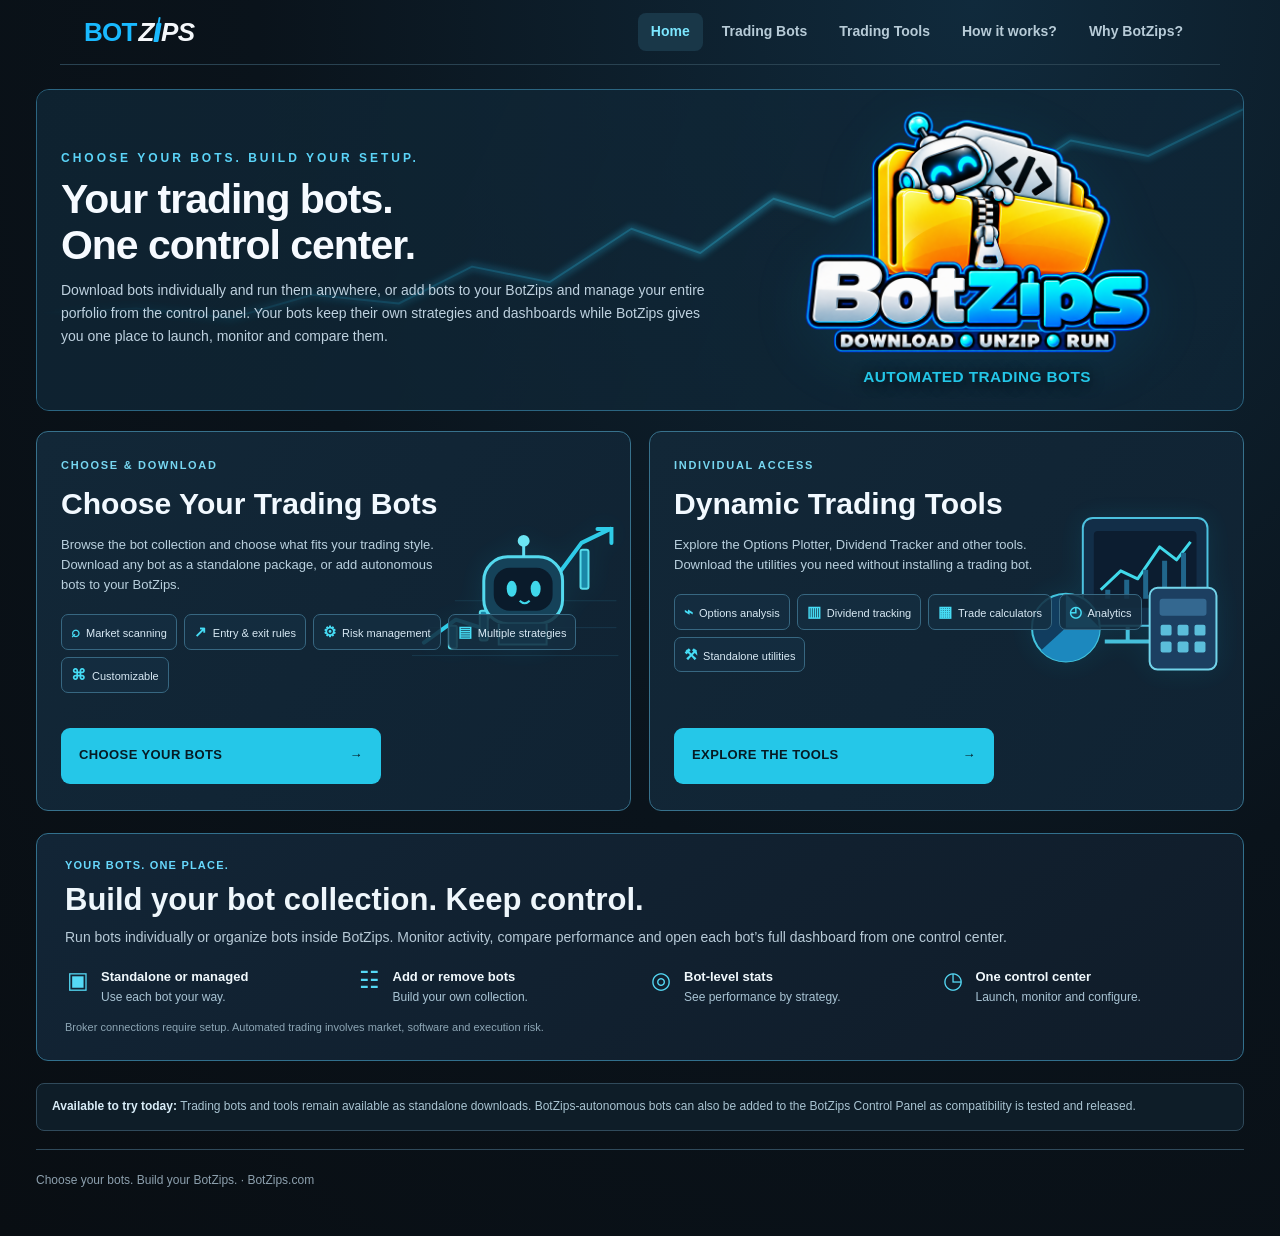
<file: index.html>
<!DOCTYPE html>
<html lang="en">
 <head>
<!-- Google tag (gtag.js) -->
<script async src="https://www.googletagmanager.com/gtag/js?id=G-FT272GQ5T5"></script>
<script>
  window.dataLayer = window.dataLayer || [];
  function gtag(){dataLayer.push(arguments);}
  gtag('js', new Date());
  gtag('config', 'G-FT272GQ5T5');
</script>

  <meta charset="utf-8"/>
  <meta content="width=device-width,initial-scale=1" name="viewport"/>
  <script defer="" id="turnstileApi" src="https://challenges.cloudflare.com/turnstile/v0/api.js?render=explicit">
  </script>
  <meta name="description" content="Choose trading bots, build your BotZips, and manage autonomous strategies from one control center. Download bots individually or add them to your BotZips.">
  <title>BotZips.com | Build Your BotZips</title>
  <style>
   :root{--bg:#0a0f14;--panel:#111923;--panel2:#16212d;--line:#263746;--text:#eef6fb;--muted:#8da0ae;--cyan:#25c7e8;--cyan2:#0b7e99;--good:#55d694;--gold:#e8b95a;--locked:#78838d}
*{box-sizing:border-box}body{margin:0;background:radial-gradient(circle at 70% 0,#112837 0,#0a0f14 34%);color:var(--text);font:14px/1.45 Segoe UI,Arial,sans-serif}button,input,select{font:inherit}input,select{width:100%;height:40px;border:1px solid var(--line);border-radius:7px;background:#0b1219;color:var(--text);padding:8px 10px}input[type=checkbox]{width:auto;height:auto;accent-color:var(--cyan)}.shell{max-width:1260px;margin:auto;padding:24px}.hero{display:flex;justify-content:space-between;align-items:end;gap:20px;margin-bottom:18px}.brand{font-size:27px;font-weight:900;letter-spacing:.2px}.brand span{color:var(--cyan)}.tag{color:var(--muted);font-size:13px;margin-top:3px}.badge{border:1px solid #245064;background:#102633;color:#87e7fa;border-radius:999px;padding:7px 11px;font-weight:800;font-size:12px}.tabs{position:sticky;top:0;z-index:5;display:flex;gap:7px;overflow:auto;background:rgba(10,15,20,.94);backdrop-filter:blur(8px);padding:10px 0 12px;margin-bottom:12px}.tab{white-space:nowrap;border:1px solid var(--line);background:#101923;color:#b9c8d2;border-radius:7px;padding:9px 13px;cursor:pointer}.tab.active{background:#123044;border-color:#2386a2;color:#fff}.page{display:none}.page.active{display:block}.section{background:linear-gradient(180deg,var(--panel),#0f171f);border:1px solid var(--line);border-radius:10px;margin-bottom:12px;overflow:hidden}.head{display:flex;justify-content:space-between;gap:12px;align-items:center;padding:13px 15px;border-bottom:1px solid var(--line);font-weight:850;letter-spacing:.35px}.head small{font-weight:500;color:var(--muted);letter-spacing:0}.body{padding:15px}.grid{display:grid;grid-template-columns:repeat(4,minmax(0,1fr));gap:12px}.grid.three{grid-template-columns:repeat(3,minmax(0,1fr))}.field{display:grid;gap:6px;color:#aebdca;font-size:12px}.checks{display:flex;flex-wrap:wrap;gap:10px 18px;margin-top:13px}.check{display:flex;align-items:center;gap:7px;color:#c7d4dd}.note{margin-top:12px;padding:10px 12px;border-left:3px solid var(--cyan2);background:#0c151d;color:#9fb2bf;border-radius:3px}.rule{display:grid;grid-template-columns:1.2fr .9fr .7fr .7fr 42px;gap:8px;margin-top:8px}.add{margin-top:10px;border:1px dashed #347086;background:#0c1c26;color:#9cecff;border-radius:7px;padding:9px 12px;cursor:pointer}.premium-wrap{border:1px solid #5b4b2a;background:linear-gradient(180deg,#181711,#11151a);box-shadow:inset 0 1px 0 rgba(255,214,128,.06)}.premium-title{color:#ffd782}.premium-badge{background:#302712;border:1px solid #715b29;color:#ffd782;border-radius:999px;padding:4px 8px;font-size:10px;font-weight:900;letter-spacing:.8px}.premium-grid{display:grid;grid-template-columns:repeat(3,minmax(0,1fr));gap:10px}.premium-card{position:relative;border:1px solid #39382f;background:#11161b;border-radius:9px;padding:13px;min-height:132px;overflow:hidden}.premium-card h3{margin:0 0 6px;font-size:14px;color:#dce3e8}.premium-card p{margin:0 0 12px;color:#7f8b94;font-size:12px}.premium-card .fake{display:flex;gap:7px;opacity:.42;filter:saturate(.4)}.premium-card select,.premium-card input{height:34px;pointer-events:none}.lock{position:absolute;right:10px;top:10px;color:var(--gold);font-weight:900;font-size:11px}.premium-footer{display:flex;justify-content:space-between;align-items:center;gap:15px;margin-top:13px;padding:11px 12px;background:#17150e;border:1px solid #443a22;border-radius:8px;color:#a99b77}.premium-footer b{color:#f4ce76}.buildbar{position:sticky;bottom:0;display:flex;justify-content:space-between;align-items:center;gap:15px;margin-top:16px;padding:14px 15px;background:rgba(13,20,27,.96);border:1px solid #294151;border-radius:10px;backdrop-filter:blur(8px)}.buildbtn{border:0;border-radius:8px;background:linear-gradient(180deg,#34d2ee,#1295b4);color:#031017;font-weight:950;padding:12px 22px;cursor:pointer}.summary{color:#91a4b1;font-size:12px}.json{white-space:pre-wrap;background:#081016;border:1px solid var(--line);padding:14px;border-radius:8px;color:#b9dce7;max-height:420px;overflow:auto}.locked-input{opacity:.45;pointer-events:none}.pill{display:inline-block;border:1px solid #315262;border-radius:999px;padding:3px 7px;color:#9edff0;font-size:10px;font-weight:800}.subhead{font-weight:800;margin:3px 0 10px;color:#dce7ed}@media(max-width:900px){.grid,.grid.three,.premium-grid{grid-template-columns:repeat(2,minmax(0,1fr))}.rule{grid-template-columns:1fr 1fr}.hero{align-items:flex-start;flex-direction:column}}@media(max-width:560px){.shell{padding:14px}.grid,.grid.three,.premium-grid{grid-template-columns:1fr}.rule{grid-template-columns:1fr}.buildbar{align-items:stretch;flex-direction:column}.buildbtn{width:100%}}

@keyframes botSpin{to{transform:rotate(360deg)}}
.build-status{display:none;margin-top:22px;text-align:center}
.build-status.show{display:block}
.build-spinner{
  box-sizing:border-box;width:70px;height:70px;margin:0 auto 14px;
  border:7px solid #173342;border-top-color:#55d8ff;border-radius:50%;
  animation:botSpin .85s linear infinite;position:relative
}
.build-spinner.ready,.build-spinner.failed{animation:none}
.build-spinner.ready{border:1px solid #23d48a;border-radius:13px;background:linear-gradient(145deg,#35e5a4,#0ea873);box-shadow:0 8px 22px rgba(0,0,0,.22)}
.build-spinner.failed{border:3px solid #ff4d57}
.build-spinner.ready::after{
  content:"";position:absolute;inset:0;display:block;
  background:#fff;clip-path:polygon(16% 48%,27% 37%,43% 54%,75% 20%,87% 31%,43% 78%);
}
.build-spinner.failed::after{
  content:"×";position:absolute;inset:0;display:flex;align-items:center;
  justify-content:center;color:#ff626b;font-size:46px;font-weight:900
}
.build-status-title{font-weight:900;font-size:16px;color:#bdefff}
.build-status-text{margin-top:8px;color:#91a4b1;font-size:13px}

/* Bitcoin Premium checkout */
.premium-cta{border:1px solid #876b2f;background:linear-gradient(135deg,#241d10,#131a20);border-radius:10px;padding:17px;margin-top:14px}
.premium-cta h3{margin:0 0 5px;color:#ffd782;font-size:18px}.premium-cta p{margin:0 0 12px;color:#c6b99a}
.premium-button{background:linear-gradient(180deg,#ffd782,#dba638);border:0;color:#221807;font-weight:900;border-radius:8px;padding:12px 20px;cursor:pointer}
.premium-button:disabled{opacity:.5;cursor:not-allowed}.payment-panel{display:none;margin-top:15px;padding:15px;border:1px solid #6e582a;border-radius:9px;background:#14170f}
.payment-panel.show{display:block}.payment-panel code{word-break:break-all;color:#ffdb8a}.payment-panel input{margin:8px 0}.payment-message{margin-top:10px;color:#ffda89;white-space:pre-wrap}

/* Premium launch roadmap */
.premium-section-label{display:flex;align-items:center;justify-content:space-between;gap:12px;margin:6px 0 14px;padding-bottom:10px;border-bottom:1px solid #735a2d;color:#ffda86;font-size:15px;font-weight:900;letter-spacing:.5px}
.premium-section-label small{font-size:11px;color:#c5b48c;font-weight:600;letter-spacing:0}
.premium-section-label.future{color:#9ba9b6;border-bottom-color:#34404c;margin-top:25px}
.premium-card.launch{border-color:#84672e;background:linear-gradient(145deg,#282215,#161a1e);box-shadow:inset 0 1px 0 #b68c3230}
.premium-card.launch h3{color:#ffe0a0}
.premium-card.future{background:#0d1217;border-color:#252c34;opacity:.56;filter:grayscale(.65)}
.premium-card.future h3{color:#a7b1bb}
.premium-card.future .lock{color:#8994a1}
.premium-card.future .fake{opacity:.24}
.premium-intro{font-size:13px;color:#c5bba6;margin:0 0 16px}

/* Restrained Premium palette: gold belongs to launch cards only. */
.premium-wrap{border-color:#304455;background:linear-gradient(180deg,#121d28,#101820);box-shadow:none}
.premium-wrap>.head{border-bottom-color:#304455}
.premium-title{color:#eff5ff}
.premium-badge{background:#172430;border-color:#455b6d;color:#b7d0e4}
.premium-intro{color:#b6c5d1}
.premium-section-label{color:#eef4fa;border-bottom-color:#354b5b}
.premium-section-label small{color:#b7c5d1}
.premium-section-label.future{color:#a6c7dc;border-bottom-color:#354b5b}
.premium-card.launch{border-color:#c39737;background:linear-gradient(145deg,#211d14,#151a1e);box-shadow:inset 0 1px 0 #b68c3230}
.premium-card.launch h3,.premium-card.launch .lock{color:#ffda86}
.premium-footer{background:#111c26;border-color:#304455;color:#b3c5d2}
.premium-footer b{color:#e7f0f7}

/* Unsupported indicator options are visible but unavailable until Brain + runtime wiring is tested. */
select option:disabled{color:#81909e;background:#17212d}
.indicator-availability{border:1px solid #365266;background:#132331;border-radius:8px;padding:10px 12px;color:#bcd2e0;font-size:12px;margin:10px 0}
.indicator-availability strong{color:#8ad5ff}

/* Approved symbol whitelist */
.whitelist-entry{display:flex;gap:9px;align-items:center}.whitelist-entry input{max-width:370px}.whitelist-entry .add{margin:0;white-space:nowrap;height:40px}.symbol-chips{display:flex;gap:9px;flex-wrap:wrap;margin-top:13px}.symbol-chip{display:inline-flex;align-items:center;gap:9px;border:1px solid #3286a6;background:#112c3b;color:#d8f3ff;padding:7px 10px;border-radius:8px;font-weight:800}.symbol-chip button{width:23px;height:23px;border:1px solid #56778a;border-radius:5px;background:#193344;color:#e5f7ff;cursor:pointer}.symbol-count{color:#75dafa;font-weight:800}.symbol-error{color:#ff9b9b;min-height:16px;font-size:12px;margin-top:5px}@media(max-width:560px){.whitelist-entry{flex-wrap:wrap}.whitelist-entry input{max-width:none}}

/* Step 5: Basic / Premium choice */
.build-choice-intro{text-align:center;margin:2px 0 20px}.build-choice-intro h2{font-size:25px;margin:0 0 6px}.build-choice-intro p{color:var(--muted);margin:0}
.build-choices{display:grid;grid-template-columns:repeat(2,minmax(0,1fr));gap:15px;margin:18px 0}
.build-choice{display:flex;flex-direction:column;gap:12px;border:1px solid #3b5668;border-radius:12px;padding:23px;background:linear-gradient(155deg,#182734,#101922)}
.build-choice.paid{border:2px solid #c39840;background:linear-gradient(155deg,#292418,#131b22)}
.choice-label{display:inline-block;align-self:flex-start;border:1px solid #507084;border-radius:999px;padding:4px 10px;color:#a8deee;font-size:11px;font-weight:900;letter-spacing:.8px}
.paid .choice-label{border-color:#947234;color:#ffdf91}.choice-heading{display:flex;align-items:baseline;justify-content:space-between;gap:8px}
.choice-heading h3{font-size:21px;margin:0}.choice-price{font-size:29px;font-weight:900;color:#f4f9fc}.paid .choice-price{color:#ffdc8b}
.build-choice p{color:#b8c9d5;margin:0}.choice-features{margin:0;padding:0;list-style:none;color:#d7e6ef;line-height:2}.choice-features li::before{content:'✓';color:#63d8a2;margin-right:9px;font-weight:900}
.choice-action{margin-top:auto;min-height:45px;border:0;border-radius:8px;font-weight:900;cursor:pointer;background:linear-gradient(180deg,#39d4f0,#1299b9);color:#06171d;padding:11px 15px}
.paid .choice-action{background:linear-gradient(180deg,#ffdc89,#d8a638);color:#261a08}
.restore-box{border:1px solid #385263;background:#101d28;border-radius:10px;padding:16px;margin:18px 0}.restore-box h3{margin:0 0 6px}.restore-box p{margin:0 0 12px;color:var(--muted)}.restore-row{display:flex;gap:9px}.restore-row input{flex:1}.restore-row button{white-space:nowrap;border:1px solid #4d879d;background:#1b3543;color:#c4eefa;border-radius:7px;padding:8px 16px;cursor:pointer}.restore-note{font-size:12px;color:#cbbd91;margin-top:9px}
#premiumCheckout{display:none}#premiumCheckout.show{display:block}
@media(max-width:680px){.build-choices{grid-template-columns:1fr}.restore-row{flex-direction:column}}

/* Build progress lives beside the edition cards, not in a duplicate sticky footer. */
.build-status{margin:20px 0;padding:22px;border:1px solid #34738a;border-radius:12px;background:linear-gradient(150deg,#122c3a,#101a24);text-align:center}
.build-status.show{display:block}
.build-status-title{font-size:21px}
.build-status-text{font-size:14px;min-height:22px}
.build-status.ready{border-color:#3eac77}.build-status.failed{border-color:#d16b70}
.build-download{display:none;margin:16px auto 0;max-width:360px}
.build-download.show{display:block}
.turnstile-help{margin:10px auto 0;max-width:640px;color:#ffcf8b;text-align:center;font-size:12px}

/* Premium build progress — actual status only, no fabricated percentage */
.premium-progress{display:none;margin-top:16px;padding:20px;border:1px solid #c59a3d;border-radius:11px;background:linear-gradient(145deg,#192632,#111b24);color:#e7edf3}
.premium-progress.show{display:block}.premium-progress h3{margin:8px 0 2px;font-size:21px;color:#ffdc88}.premium-progress .pp-badge{display:inline-block;border:1px solid #9e762d;border-radius:20px;padding:4px 10px;color:#ffe09c;font-size:11px;font-weight:800;letter-spacing:.7px}.pp-sub{color:#aabccb;margin:0 0 14px}.pp-track{height:9px;background:#293b49;border-radius:20px;overflow:hidden;margin:15px 0 7px}.pp-fill{width:0;height:100%;background:linear-gradient(90deg,#c58c2c,#ffe19a);border-radius:20px;transition:width .4s}.pp-fill.indeterminate{width:35%;animation:pp-slide 1.7s ease-in-out infinite}@keyframes pp-slide{0%{transform:translateX(-105%)}100%{transform:translateX(390%)}}.pp-meta{display:flex;justify-content:space-between;gap:12px;color:#b7c9d7;font-size:12px}.pp-steps{display:grid;gap:11px;margin:20px 0}.pp-step{display:flex;align-items:center;gap:12px;color:#9fb0bd}.pp-mark{display:grid;place-items:center;flex:0 0 25px;height:25px;border:2px solid #627789;border-radius:50%;font-size:14px;font-weight:900}.pp-step.done{color:#dcebe4}.pp-step.done .pp-mark{background:#20a86a;border-color:#20a86a;color:white}.pp-step.current{color:#ffdc88;font-weight:700}.pp-step.current .pp-mark{border-color:#efbc54;color:#efbc54}.pp-info{padding:13px;border:1px solid #315a77;border-radius:8px;background:#132c3e;color:#c3deee;font-size:13px;line-height:1.6}.pp-error{color:#ffac9b}.pp-link{display:none;margin-top:13px;text-decoration:none}.pp-link.show{display:inline-block}@media(max-width:600px){.premium-progress{padding:14px}.pp-meta{flex-direction:column}}

.payment-wait-note{display:none;margin:12px 0;padding:12px;border:1px solid #ae8335;border-radius:8px;background:#332918;color:#ffdf9a;font-size:13px;line-height:1.55}.payment-wait-note.show{display:block}
.payment-success-actions{display:none;margin-top:15px;padding:17px;border:1px solid #44ad80;border-radius:9px;background:#142e29;color:#e1f5e9}.payment-success-actions.show{display:block}.payment-success-actions strong{font-size:17px;color:#91efbd}.payment-success-actions p{font-size:13px;line-height:1.5}.payment-success-actions .premium-button{margin-top:8px;max-width:100%}.payment-key-row{display:flex;align-items:center;gap:10px;flex-wrap:wrap;margin:12px 0}.payment-key-row code{overflow-wrap:anywhere;font-size:12px}.payment-hint{color:#c6d6cb}
/* Small optional restore demo; leaves payment and build flows unchanged. */
.restore-title-row{display:flex;align-items:baseline;gap:15px;flex-wrap:wrap;margin-bottom:6px}
.restore-title-row h3{margin:0}
.restore-demo-link{border:0;background:transparent;color:#f3c866;text-decoration:underline;text-underline-offset:3px;font-size:12px;font-weight:700;cursor:pointer;padding:0}
.restore-demo-link:hover,.restore-demo-link:focus-visible{color:#ffe7a7}
.restore-demo-dialog{border:1px solid #b78b39;border-radius:12px;background:#111e29;color:#f3f6f9;box-shadow:0 24px 75px #000b;padding:22px;width:min(94vw,820px);max-height:90vh}
.restore-demo-dialog::backdrop{background:#020810d9}
.restore-demo-dialog header{display:flex;align-items:center;justify-content:space-between;gap:16px;margin-bottom:8px}
.restore-demo-dialog h3{margin:0;font-size:20px;color:#ffdc88}
.restore-demo-dialog p{color:#bbcedc;font-size:13px;line-height:1.5;margin:6px 0 15px}
.restore-demo-dialog img{display:block;width:100%;height:auto;max-height:65vh;background:#0c1720;border:1px solid #385263;border-radius:7px}
.restore-demo-close{background:#213848;color:#d9f3ff;border:1px solid #527f94;border-radius:6px;padding:7px 12px;cursor:pointer;font-size:18px}

/* v1.6.14: compact wallet-style address-first quote; reserve gold for primary actions. */
.btc-copy-row{display:flex;align-items:baseline;justify-content:space-between;gap:12px;margin:10px 0;flex-wrap:wrap}
.btc-copy-info{min-width:0;overflow-wrap:anywhere;color:#d8e6ef}
.btc-copy-info strong{color:#d8e6ef}
.btc-copy-info code{color:#e3edf4}
.btc-copy-link{border:0;background:transparent;color:#86cfe9;text-decoration:underline;text-underline-offset:3px;padding:2px 4px;cursor:pointer;font:inherit;font-size:12px;white-space:nowrap}
.btc-copy-link:hover,.btc-copy-link:focus-visible{color:#c5f0ff}
.btc-exact-note{color:#d7bd81;font-size:12px;margin:3px 0 13px}
#paymentQuote>p{color:#d0dbe3}
#paymentQuote>p b{color:#c6d5de}
.payment-wait-note{border-color:#79643a;background:#28271e;color:#d9cba9}
.home-library-links{display:flex;align-items:center;gap:15px;flex-wrap:wrap;margin-top:auto}
.home-library-links .path-button{margin-top:0}
.home-tools-link{color:#8ee7fa;text-decoration:none;font-size:13px;font-weight:850;letter-spacing:.5px;white-space:nowrap;border-bottom:1px solid #327b8d;padding:7px 1px}
.home-tools-link:hover,.home-tools-link:focus-visible{color:#fff;border-bottom-color:#8ee7fa}
@media(max-width:560px){.home-library-links{align-items:stretch;flex-direction:column;gap:8px}.home-tools-link{text-align:center}}

/* Compact tools banner inside the Mini-RSI feature box */
.mini-tools-banner{display:flex;align-items:center;justify-content:space-between;gap:16px;margin:0 22px 20px;padding:13px 17px;border:1px solid #2d6278;border-radius:9px;background:linear-gradient(100deg,#173044,#122636)}
.mini-tools-banner strong{display:block;color:#e6f8ff;font-size:14px;letter-spacing:.2px}
.mini-tools-banner span{display:block;color:#a9c6d5;font-size:12px;margin-top:3px}
.mini-tools-banner a{flex-shrink:0;color:#8ee7fa;font-size:12px;font-weight:800;letter-spacing:.6px;text-decoration:none;border:1px solid #39849d;border-radius:7px;padding:10px 13px}
.mini-tools-banner a:hover,.mini-tools-banner a:focus-visible{color:#fff;border-color:#8ee7fa;background:#1d4254}
@media(max-width:580px){.mini-tools-banner{flex-direction:column;align-items:stretch;margin:0 14px 15px}.mini-tools-banner a{text-align:center}}

/* Mini-RSI / Trading Tools split card */
.mini-rsi .mini-body.mini-split{display:grid;grid-template-columns:minmax(0,1fr) minmax(320px,.92fr);gap:20px;align-items:stretch;padding:22px}
.mini-left{display:flex;align-items:center;gap:18px;min-width:0;padding:8px 6px}
.mini-left .home-glyph{flex:0 0 57px}
.mini-left h2{font-size:23px}
.mini-left p{font-size:14px}
.mini-tools-panel{border:1px solid #315a70;background:#102230;border-radius:10px;padding:18px 20px;min-width:0;display:flex;flex-direction:column;gap:10px}
.mini-tools-heading h2{font-size:21px;margin:2px 0 1px}
.mini-tools-heading p{font-size:12px;margin:0 0 3px}
.mini-tools-kicker{font-size:10px;font-weight:850;letter-spacing:1.1px;color:#80dff2}
.mini-tool-row{display:flex;align-items:center;gap:11px;border:1px solid #29485a;border-radius:8px;padding:9px 10px;background:#162c3c}
.mini-tool-icon{height:35px;width:35px;flex:0 0 35px;border:1px solid #315b71;border-radius:8px;display:grid;place-items:center;color:#86e1f3;font-size:20px}
.mini-tool-row>div:nth-child(2){flex:1;min-width:0}
.mini-tool-row strong{display:block;font-size:13px;color:#f0f8fc}
.mini-tool-row span{display:block;font-size:11px;color:#aac8d7;margin-top:2px}
.mini-tool-row>a{display:grid;place-items:center;width:34px;height:34px;border-radius:7px;background:#2ab5d5;color:#072230;text-decoration:none;font-size:21px;font-weight:800}
.mini-tool-row>a:hover{background:#79e6f7}
.mini-all-tools{display:flex;align-items:center;justify-content:space-between;border:1px solid #43839a;border-radius:7px;padding:10px 12px;color:#a6efff;text-decoration:none;font-size:12px;font-weight:850;letter-spacing:.4px;margin-top:auto}
.mini-all-tools:hover{background:#1b4051;color:white}
.mini-head-tools{font-size:11px;color:#8de2f2}
@media(max-width:820px){.mini-rsi .mini-body.mini-split{grid-template-columns:1fr}.mini-head-tools{display:none}}
@media(max-width:560px){.mini-left{align-items:flex-start;flex-direction:column}.mini-rsi .mini-body.mini-split{padding:15px}.mini-tools-panel{padding:15px}}
  </style>
  <style>
   /* v1.6.15: one centered customer-facing Premium action, no duplicate build controls */
#premiumBuildBtn,#paymentBuildDownload,#ppDownload{display:none!important}
.premium-action-wrap{max-width:760px;margin:22px auto 12px;text-align:center;padding:12px 18px}
.premium-single-action{display:block;width:100%;min-height:55px;font-size:17px;letter-spacing:.3px;box-shadow:0 5px 18px #0005}
.premium-single-action:disabled{opacity:.72;cursor:wait}
.premium-action-note{margin-top:10px;color:#b9c9d4;font-size:13px;line-height:1.5}
.payment-success-actions{background:#142c28;border-color:#386b57}
.payment-success-actions .payment-hint{display:none}
#turnstileWrap{margin-top:8px!important}
  </style>
  <style>
   /* v1.6.18 — One Premium workspace, collapsible steps, restrained accent color. */
.premium-workspace{margin:18px 0;border:1px solid #3b596a;border-radius:12px;background:#101d27;padding:17px 18px 20px}
.premium-workspace-heading h3{margin:0 0 4px;font-size:20px;color:#eaf4fa}.premium-workspace-heading p{margin:0 0 15px;color:#aebfc9;font-size:13px}
.premium-fold{border:1px solid #334c5c;border-radius:9px;background:#13212b;margin:10px 0;overflow:hidden}
.premium-fold[open]{border-color:#52758a}.premium-fold>summary{cursor:pointer;list-style:none;padding:14px 16px;font-weight:800;color:#dce9ef;display:flex;align-items:center;gap:12px}
.premium-fold>summary::-webkit-details-marker{display:none}.fold-state{font-size:12px;color:#9cc5d5;font-weight:500;margin-left:auto}.fold-chevron{font-size:19px;color:#a9c4d0;transition:transform .2s}.premium-fold[open] .fold-chevron{transform:rotate(180deg)}
.fold-body{padding:0 15px 16px}.premium-fold .restore-box.embedded,.premium-fold .premium-cta.embedded{margin:0;padding:8px 0 0;border:0;background:transparent;box-shadow:none}
.premium-fold .restore-title-row h3{display:none}.premium-fold .restore-title-row{justify-content:flex-end}.premium-fold .restore-box>p{font-size:13px}
.premium-fold .premium-cta h3{display:none}.premium-fold .premium-cta>p{font-size:12px;color:#b5c4cf}
.premium-fold .payment-panel{background:#121d24;border:1px solid #344c58}.premium-fold .payment-success-actions{border-color:#387e65;background:#142a26}
.premium-fold .premium-progress{margin:4px 0 0;border:0;background:transparent;padding:12px 0}.premium-fold .premium-progress h3{color:#e2f2f6}
.premium-fold .pp-badge{border-color:#43745e;color:#a3e9c3}.premium-fold .pp-step.current{color:#a4d8e8}.premium-fold .pp-step.current .pp-mark{border-color:#68afc7;color:#8fd2e8}
.premium-fold .pp-fill{background:linear-gradient(90deg,#2d93ae,#6ed7bf)}
.premium-workspace-action{margin:19px auto 0;text-align:center;max-width:660px}
.premium-workspace-action .premium-single-action{width:100%;min-height:53px;font-size:16px}
.premium-workspace-action .premium-single-action.download-ready{background:linear-gradient(#46d28c,#159e63)!important;border-color:#58d6a0!important;color:#06251a!important;box-shadow:0 3px 18px #0d9d5230}
.premium-activity{font-size:13px;color:#8dd4e4;margin:7px 0 13px;min-height:20px}.premium-activity:not([hidden])::before{content:'◌';display:inline-block;margin-right:9px;animation:premium-spin 1.1s linear infinite}@keyframes premium-spin{to{transform:rotate(360deg)}}
#paymentSuccessActions .payment-hint{display:none}#paymentSuccessActions{padding:12px}#paymentSuccessActions strong{font-size:14px}
#paymentWaitNote{border-color:#465b65;background:#1b292e;color:#bed1d9}
#premiumCheckout .premium-button{background:linear-gradient(#e7c47a,#cda14b)}
#turnstileWrap{margin-top:15px!important}
@media(max-width:600px){.premium-workspace{padding:12px}.fold-body{padding:0 10px 12px}.premium-fold>summary{padding:12px}}
  </style>
  <style>
   /* Free Trading Bots brand and three-path landing. All existing payment/build handlers remain intact. */
.brand{font-size:31px;letter-spacing:-.7px}.brand-dot{font-size:17px;color:#93a9b7!important;letter-spacing:0}
.launch-intro{max-width:860px;padding:27px 0 19px}.launch-intro .eyebrow{font-size:11px;letter-spacing:1.9px;font-weight:900;color:#67c7ee}.launch-intro h1{font-size:clamp(28px,4.2vw,48px);line-height:1.09;letter-spacing:-1.2px;margin:10px 0 12px}.launch-intro p{font-size:16px;line-height:1.7;color:#b8cbd8;max-width:760px;margin:0}
.path-grid{display:grid;grid-template-columns:repeat(3,minmax(0,1fr));gap:13px;margin:8px 0 17px}.path-card{display:flex;flex-direction:column;gap:12px;padding:22px 19px;border:1px solid #2e4a5b;background:linear-gradient(145deg,#172734,#101b24);border-radius:12px}.path-card.featured{border-color:#4285a6;background:linear-gradient(145deg,#1a3041,#111c26)}.path-tag{color:#8ed9f7;font-size:10px;letter-spacing:1.2px;font-weight:900}.path-card h2{font-size:21px;line-height:1.2;margin:0}.path-card p{color:#b5c8d4;line-height:1.55;margin:0}.path-card ul{padding-left:18px;color:#b8cbd7;font-size:12px;line-height:1.8;margin:0 0 5px}.path-button{margin-top:auto;display:flex;align-items:center;justify-content:space-between;gap:8px;border:0;border-radius:7px;padding:12px 13px;text-decoration:none;font-weight:900;font-size:12px;letter-spacing:.4px;background:#24bde5;color:#051923;cursor:pointer}.path-button.outline{background:#1b3749;color:#d0effc;border:1px solid #3c7896}.path-button:hover{filter:brightness(1.13)}.truth-strip{padding:13px 15px;border:1px solid #304a5b;background:#0e1d28;border-radius:8px;color:#a9c4d2;font-size:12px;line-height:1.65;margin-bottom:16px}.truth-strip strong{color:#d9edf8}
/* Less gold: blue primary UI, gold reserved for Bitcoin pricing. */.build-choice.paid{border-color:#487a98;background:linear-gradient(155deg,#192c3c,#111b25)}.paid .choice-label{border-color:#487a98;color:#b0e2f5}.paid .choice-price{color:#d9f5ff}.paid .choice-action,.premium-button{background:linear-gradient(180deg,#44c5ec,#1688b4);color:#051922}.premium-workspace .premium-button{background:linear-gradient(180deg,#44c5ec,#1688b4)!important;color:#051922}.premium-card.launch{border-color:#4d7087;background:linear-gradient(145deg,#1b2c3b,#111b23)}.premium-card.launch h3,.premium-card.launch .lock{color:#c6eaff}.premium-section-label{border-bottom-color:#38586b}.premium-cta{border-color:#41667d;background:#13212d}.premium-cta h3{color:#d5f1ff}.payment-panel{border-color:#45677b;background:#101f2b}.payment-panel code{color:#b6e9ff}.payment-message{color:#aee1f5}.premium-progress{border-color:#456c83}.premium-progress h3{color:#d7effa}.premium-progress .pp-badge{border-color:#4b819b;color:#c5e8f6}.pp-fill{background:linear-gradient(90deg,#1a91bc,#79d7f1)}
@media(max-width:930px){.path-grid{grid-template-columns:1fr}.path-card{min-height:0}.launch-intro{padding-top:16px}}@media(max-width:560px){.launch-intro h1{font-size:30px}.path-card{padding:18px}}
  </style>
  <style>
   /* v1.6.22: dedicated branded hero and product-first homepage */
body{background:radial-gradient(ellipse at 76% 0%,#102a3c 0%,#0a131b 52%,#090e13 100%)}
.shell{max-width:1460px;padding:24px 36px}
.home-hero{display:grid;grid-template-columns:minmax(0,1.15fr) minmax(340px,.85fr);gap:36px;align-items:center;min-height:315px;padding:22px 0 16px;position:relative}
.home-hero-copy{position:relative;z-index:1}
.home-hero-copy .eyebrow{font-size:12px;letter-spacing:3px;font-weight:900;color:#5bd4f8}
.home-hero-copy h1{font-size:clamp(36px,4.25vw,62px);line-height:1.05;letter-spacing:-1.5px;margin:21px 0 17px;max-width:760px;color:#f6faff}
.home-hero-copy p{font-size:17px;line-height:1.65;color:#bed1df;max-width:700px;margin:0}
.home-hero-logo{display:flex;flex-direction:column;align-items:center;justify-content:center;min-width:0}
.hero-logo-tagline{margin-top:2px;text-align:center;color:#c8e5f2;font-size:clamp(17px,2vw,23px);font-weight:750;letter-spacing:.4px}
.home-hero-logo img{display:block;width:min(100%,510px);height:auto;max-height:310px;object-fit:contain;filter:drop-shadow(0 10px 28px #00b7ed16)}
.path-grid{gap:18px;margin:0 0 22px}.path-card{padding:23px 24px;min-height:340px;border-color:#32708d;background:linear-gradient(150deg,#122536,#101c29)}
.path-card.featured{border-color:#32708d;background:linear-gradient(150deg,#122536,#101c29)}
.path-tag{font-size:11px;color:#67d8fc}.path-card h2{font-size:24px}.path-card p{font-size:14px;line-height:1.65}
.path-card ul{font-size:13px;line-height:1.9;list-style:none;padding:0}.path-card li::before{content:'•';color:#49d2fa;margin-right:12px}
.path-button{font-size:13px;min-height:52px;padding:14px 18px;border-radius:9px}.path-button.outline{border-color:#298eb9}
.mini-rsi{margin:0 0 22px;border:1px solid #306d8b;background:linear-gradient(145deg,#112636,#0d1a26);border-radius:12px;overflow:hidden}
.mini-rsi .mini-head{display:flex;justify-content:space-between;align-items:center;padding:16px 24px;border-bottom:1px solid #28495c;font-weight:850;letter-spacing:.8px;color:#d9f1ff}
.mini-rsi .mini-body{display:grid;grid-template-columns:1.35fr 1fr;gap:26px;align-items:center;padding:28px 32px 32px}
.mini-rsi h2{font-size:25px;margin:0 0 13px}.mini-rsi p{font-size:15px;line-height:1.65;color:#b8cbd8;max-width:760px;margin:0}
.mini-chart{width:100%;height:auto;max-height:170px;overflow:visible}.mini-chart .guide{stroke:#286481;stroke-width:1;stroke-dasharray:6 5;fill:none}.mini-chart .plot{stroke:#2dbbff;stroke-width:2;stroke-linecap:round;stroke-linejoin:round;fill:none;filter:drop-shadow(0 0 4px #13a6f466)}
.truth-strip{margin:22px 0 18px}
@media(max-width:900px){.home-hero{grid-template-columns:1fr;gap:0;padding-top:14px}.home-hero-logo{justify-content:flex-start}.home-hero-logo img{max-height:230px;width:min(100%,380px)}.mini-rsi .mini-body{grid-template-columns:1fr}.path-card{min-height:0}}
@media(max-width:560px){.shell{padding:16px}.home-hero-copy h1{font-size:38px}.home-hero-copy p{font-size:15px}.home-hero-logo img{max-height:200px}.mini-rsi .mini-body{padding:20px}.mini-rsi .mini-head{padding:15px 18px}}
/* v1.6.23 — framed hero, one subdued trading line, tighter card spacing.
   Only homepage hero is affected; product cards and Mini RSI remain unchanged. */
.home-hero{
  isolation:isolate;
  overflow:hidden;
  border:1px solid #2b6581;
  border-radius:13px;
  background:linear-gradient(115deg,rgba(16,38,53,.85),rgba(15,39,57,.68));
  min-height:290px;
  padding:20px 24px 22px;
  margin-bottom:18px;
}
.home-hero::before{
  content:"";
  position:absolute;
  inset:0;
  z-index:0;
  background:linear-gradient(90deg,rgba(14,34,48,.88) 0%,rgba(14,34,48,.12) 52%,rgba(14,34,48,.10) 100%);
  pointer-events:none;
}
.hero-trading-line{
  position:absolute;
  z-index:0;
  inset:0;
  width:100%;height:100%;
  opacity:.46;
  pointer-events:none;
}
.home-hero-copy,.home-hero-logo{position:relative;z-index:1}
@media(max-width:900px){.home-hero{padding:20px;min-height:0}.hero-trading-line{opacity:.27}}
.path-card .customize-last{margin-top:auto;padding-top:7px;color:#aee9f7;font-size:13px;line-height:1.5}.path-card .customize-last strong{color:#d9f8ff}.path-card .customize-last+.path-button{margin-top:0}

/* v1.6.26: practical automation philosophy panel */
.philosophy{margin:0 0 22px;padding:25px 28px;border:1px solid #32708d;border-radius:12px;background:linear-gradient(145deg,#122536,#101c29)}
.philosophy .philosophy-tag{font-size:11px;letter-spacing:1.6px;font-weight:900;color:#67d8fc}
.philosophy h2{font-size:clamp(22px,2.4vw,30px);margin:9px 0 10px;color:#f1f8fc}
.philosophy>p{max-width:1050px;margin:0;color:#b8cbd8;font-size:14px;line-height:1.7}
.philosophy-grid{display:grid;grid-template-columns:repeat(4,minmax(0,1fr));gap:13px;margin-top:21px}
.philosophy-item{display:flex;align-items:flex-start;gap:12px;padding:13px;border:1px solid #2c536a;border-radius:9px;background:#142c3d}
.philosophy-icon{display:grid;place-items:center;flex:0 0 42px;width:42px;height:42px;border:1px solid #286b87;border-radius:9px;background:#193d51;color:#48d4f5}
.philosophy-icon svg{width:23px;height:23px;fill:none;stroke:currentColor;stroke-width:1.8;stroke-linecap:round;stroke-linejoin:round}
.philosophy-item strong{display:block;color:#eaf7ff;font-size:13px;margin:1px 0 4px}
.philosophy-item span{display:block;color:#adc6d5;font-size:12px;line-height:1.5}
.philosophy-note{font-size:11px!important;color:#8da6b5!important;margin-top:15px!important}
@media(max-width:980px){.philosophy-grid{grid-template-columns:repeat(2,minmax(0,1fr))}}
@media(max-width:560px){.philosophy{padding:20px 16px}.philosophy-grid{grid-template-columns:1fr}.philosophy-item{align-items:center}}


/* Homepage: catalogue-matched glyphs and two clear download paths. */
.path-grid.home-products{grid-template-columns:repeat(2,minmax(0,1fr));gap:18px}
.home-products .path-card{min-height:295px;padding:25px 27px}
.home-products .path-card h2{margin:3px 0 0;font-size:clamp(25px,2.5vw,34px)}
.home-products .path-card p{font-size:15px;line-height:1.65}
.home-products .path-button{margin-top:auto}
.home-product-head{display:flex;align-items:center;gap:17px;margin-bottom:8px}
.home-glyph{width:66px;height:66px;flex:0 0 66px;display:grid;place-items:center;background:#173241;border:1px solid #35637b;border-radius:13px;color:#70dcf3;font-size:36px;font-weight:800;line-height:1}
.home-glyph.small{width:48px;height:48px;flex-basis:48px;font-size:19px;border-radius:10px}
.home-glyph-stack{display:flex;align-items:center;gap:7px;flex-wrap:wrap}
.home-products .path-tag{display:block;margin-bottom:6px}
.home-products .home-availability{color:#9ce7c9;font-size:12px;font-weight:700}
.mini-rsi .mini-body{grid-template-columns:auto 1fr;gap:20px}
.mini-rsi .mini-body p{max-width:800px}
@media(max-width:900px){.path-grid.home-products{grid-template-columns:1fr}.home-products .path-card{min-height:0}}
@media(max-width:560px){.home-products .path-card{padding:19px}.home-product-head{gap:12px}.home-glyph{width:54px;height:54px;flex-basis:54px;font-size:29px}.mini-rsi .mini-body{grid-template-columns:1fr}}

/* DIYBot: concise bottom-of-page comparison; existing homepage remains unchanged. */
.diy-section{margin:0 0 22px;padding:25px 28px;border:1px solid #32708d;border-radius:12px;background:linear-gradient(145deg,#122536,#101c29)}
.diy-section .philosophy-tag{font-size:11px;letter-spacing:1.6px;font-weight:900;color:#67d8fc}
.diy-section>h2{font-size:clamp(24px,2.7vw,34px);margin:9px 0 9px;color:#f1f8fc}
.diy-intro{color:#b8cbd8;max-width:1000px;line-height:1.65;margin:0 0 20px;font-size:14px}
.diy-compare{display:grid;grid-template-columns:1fr 1.15fr;gap:16px}
.diy-panel{border:1px solid #31566b;background:#142c3d;border-radius:10px;padding:21px;display:flex;flex-direction:column;gap:12px}
.diy-panel.advanced{border-color:#3b809d;background:linear-gradient(145deg,#18384c,#112635)}
.diy-panel-head{display:flex;gap:13px;align-items:center}.diy-panel .home-glyph{width:53px;height:53px;flex-basis:53px;font-size:26px}
.diy-panel h3{margin:0;color:#eff9ff;font-size:23px}.diy-panel p{margin:0;color:#b9cfdd;line-height:1.65}
.diy-indicators{display:flex;gap:7px;flex-wrap:wrap}.diy-indicators span{border:1px solid #37637b;background:#0e2230;border-radius:6px;color:#b9e8f8;font-size:11px;font-weight:800;padding:5px 8px}
.diy-example{border-left:3px solid #4acaf0;padding:10px 12px;background:#0d2230;color:#d6effa;border-radius:4px;font-size:13px;line-height:1.7}
.diy-features{display:grid;grid-template-columns:1fr 1fr;gap:9px}.diy-feature{display:flex;gap:9px;align-items:flex-start;color:#c8e3ef;font-size:13px;line-height:1.5}.diy-feature b{color:#62d9f5;font-size:16px;line-height:1.1}
.diy-status{margin-top:auto;color:#9ce7c9;font-size:12px;font-weight:700}.diy-disclaimer{color:#91acbc;font-size:11px;line-height:1.6;margin:15px 0 0}
@media(max-width:850px){.diy-compare{grid-template-columns:1fr}}
@media(max-width:560px){.diy-section{padding:20px 16px}.diy-panel{padding:17px}.diy-features{grid-template-columns:1fr}}
/* v1.6.29 — compact hero text, original-size logo */
.home-hero-copy h1{font-size:clamp(30px,3.15vw,45px);line-height:1.12;margin:15px 0 12px;letter-spacing:-1px}
.home-hero-copy p{font-size:14px;line-height:1.58;max-width:660px}
.home-hero-logo img{width:min(100%,510px);max-height:310px}
@media(max-width:900px){.home-hero-copy h1{font-size:clamp(28px,5vw,38px)}.home-hero-copy p{font-size:14px}}
@media(max-width:560px){.home-hero-copy h1{font-size:30px}.home-hero-copy p{font-size:13px}}
  </style>
  <style>
   /* v1.6.30 — product-first homepage repackage; original product details and links preserved. */
.home-hero{min-height:245px;gap:20px;margin-bottom:20px}
.home-hero-copy h1{font-size:clamp(30px,3.2vw,46px);margin:10px 0}
.home-hero-copy p{font-size:14px;line-height:1.65}
.home-hero-logo img{max-height:240px;width:min(100%,400px)}
.home-primary{display:grid;grid-template-columns:1fr 1fr;gap:18px;margin:0 0 22px}
.home-primary article{background:#122737;border:1px solid #37718c;border-radius:12px;padding:27px;display:flex;flex-direction:column;gap:13px;min-height:235px}
.home-primary article:nth-child(2){background:#132331}
.home-primary .primary-label{color:#77d7f1;font-size:11px;letter-spacing:1.7px;font-weight:900}
.home-primary h2{font-size:clamp(26px,2.7vw,37px);margin:0;color:#f2f9ff}
.home-primary p{color:#b9d0de;font-size:15px;line-height:1.6;margin:0}
.home-primary .path-button{margin-top:auto;width:100%;max-width:320px}
.local-advantage{border:1px solid #32708d;background:#102432;border-radius:12px;padding:25px 28px;margin:0 0 22px}
.local-advantage h2{font-size:clamp(24px,2.7vw,32px);margin:5px 0 10px}
.local-advantage>p{color:#c1d2df;line-height:1.65;font-size:15px;max-width:960px;margin:0 0 20px}
.local-grid{display:grid;grid-template-columns:repeat(4,1fr);gap:12px}
.local-grid>div{background:#152f40;border:1px solid #315a70;border-radius:9px;padding:15px}
.local-grid strong{display:block;font-size:15px;color:#effaff;margin-bottom:6px}
.local-grid span{color:#abc7d6;font-size:13px;line-height:1.55}
.home-section-heading{margin:24px 0 13px;font-size:25px;letter-spacing:-.4px}
.home-more{border:1px solid #30556a;border-radius:12px;margin:0 0 18px;overflow:hidden;background:#10202d}
.home-more>summary{cursor:pointer;padding:18px 22px;font-size:19px;font-weight:800;color:#e7f6ff}
.home-more>summary small{display:block;font-size:13px;color:#a7c3d1;font-weight:400;margin-top:4px}
.home-more>.more-content{padding:4px 18px 18px}
.home-more .philosophy,.home-more .diy-section{margin:0}
.home-primary a:focus-visible,.home-more summary:focus-visible{outline:2px solid #72d9f7;outline-offset:3px}
@media(max-width:900px){.local-grid{grid-template-columns:repeat(2,1fr)}}
@media(max-width:680px){.home-primary{grid-template-columns:1fr}.local-grid{grid-template-columns:1fr}.home-primary article{min-height:0}.local-advantage{padding:19px}.home-hero-logo{display:none}}
  </style>
  <style>
   /* Homepage v1.6.31: identical primary navigation button dimensions */
.home-primary article{display:flex;flex-direction:column}
.home-primary article>.path-button{box-sizing:border-box;width:325px;max-width:100%;min-height:56px;margin-top:auto;align-self:flex-start;display:flex;align-items:center;justify-content:space-between}
@media(max-width:560px){.home-primary article>.path-button{width:100%}}
  </style>
  <style id="site-navigation-style">
   .site-nav{position:relative;z-index:30;display:flex;align-items:center;justify-content:space-between;gap:20px;max-width:1160px;margin:auto;padding:13px 24px;border-bottom:1px solid #294251;font:600 14px/1.4 Inter,Segoe UI,Arial,sans-serif}.site-nav .site-brand{color:#f1f8fc;text-decoration:none;font-weight:850;font-size:17px;white-space:nowrap}.site-nav .site-brand .logo-bot{color:#fff;font-weight:850;font-style:normal}.site-nav .site-brand .logo-istics{color:#b3c5d5;font-weight:300;font-style:italic;margin-left:3px}.site-nav .site-links{display:flex;flex-wrap:wrap;gap:6px;align-items:center}.site-nav .site-links a{padding:9px 13px;border-radius:8px;color:#b7cbd7;text-decoration:none;transition:background .2s,color .2s}.site-nav .site-links a:hover,.site-nav .site-links a[aria-current="page"]{background:#193748;color:#7ce7ff}.site-nav .site-links .site-highlight{border:1px solid #426579;color:#e9f8ff}@media(max-width:700px){.site-nav{align-items:flex-start;flex-direction:column;gap:8px}.site-nav .site-links{gap:2px}.site-nav .site-links a{padding:8px 10px;font-size:13px}}
  </style>
<style id="botistics-wordmark-fix">
.site-nav a.site-brand{display:inline-flex;align-items:baseline;gap:0;font-family:"Segoe UI",Arial,sans-serif;font-size:26px;line-height:1;letter-spacing:-.8px;text-decoration:none}
.site-nav a.site-brand .logo-bot{color:#fff;font-weight:800;font-style:normal}
.site-nav a.site-brand .logo-istics{color:#b3c5d5;font-weight:300;font-style:italic;margin-left:3px}
</style>
 
<style id="home-static-approach-fix">
.home-more>.home-more-heading{padding:18px 22px;font-size:19px;font-weight:800;color:#e7f6ff}
.home-more>.home-more-heading small{display:block;font-size:13px;color:#a7c3d1;font-weight:400;margin-top:4px}
</style>
<style id="home-primary-icons-style">
/* Icon-rich homepage product banners: scoped to the two primary cards only. */
.home-primary .illustrated-card{position:relative;isolation:isolate;overflow:hidden;min-height:380px;padding:26px 24px;gap:13px;background:linear-gradient(125deg,#122737,#102333);border-color:#37718c}
.home-primary .illustrated-card:nth-child(2){background:linear-gradient(125deg,#122737,#102333)}
.home-primary .illustrated-card>.primary-label,.home-primary .illustrated-card>h2,.home-primary .illustrated-card>p,.home-primary .illustrated-card>.feature-chips,.home-primary .illustrated-card>.path-button{position:relative;z-index:1}
.home-primary .illustrated-card>h2{font-size:clamp(24px,2.35vw,34px);line-height:1.16;max-width:100%;}
.home-primary .illustrated-card>p{max-width:72%;font-size:13px;line-height:1.55}
.home-primary .feature-art{position:absolute;right:7px;top:68px;width:37%;max-width:220px;opacity:.94;pointer-events:none;z-index:0;filter:drop-shadow(0 0 13px #00c9f41c)}
.home-primary .feature-art svg{width:100%;height:auto;display:block}
.home-primary .feature-chips{display:flex;flex-wrap:wrap;gap:7px;margin:6px 0 10px;max-width:100%}
.home-primary .feature-chips span{border:1px solid #376781;background:#142e40db;border-radius:7px;padding:6px 9px;color:#d8e9f4;font-size:11px;white-space:nowrap}
.home-primary .feature-chips b{color:#46dcf5;font-size:15px;margin-right:3px}
.home-primary .illustrated-card>.path-button{background:#25c7e8;color:#061b24;max-width:320px;margin-top:auto}
@media(max-width:1020px){.home-primary .illustrated-card>p{max-width:100%;padding-right:0}.home-primary .feature-art{opacity:.18;right:5px;top:90px;width:48%}}
@media(max-width:680px){.home-primary .illustrated-card{min-height:0}.home-primary .feature-art{width:32%;opacity:.22}.home-primary .feature-chips span{white-space:normal}}
</style>
<style id="home-benefits-compact-style">
/* Only the two former homepage information panels are consolidated. */
.home-benefits{border:1px solid #32708d;background:linear-gradient(145deg,#122536,#101c29);border-radius:12px;padding:24px 28px;margin:0 0 18px}
.home-benefits h2{font-size:clamp(23px,2.5vw,31px);margin:7px 0 9px;line-height:1.2}
.home-benefits>p{color:#b8cbd8;font-size:14px;line-height:1.55;margin:0;max-width:950px}
.home-benefit-grid{display:grid;grid-template-columns:repeat(4,minmax(0,1fr));gap:16px;margin:20px 0 14px}
.home-benefit{display:flex;align-items:flex-start;gap:10px;min-width:0}
.home-benefit-icon{color:#55d9f5;font-size:23px;line-height:1;flex:0 0 26px;text-align:center}
.home-benefit strong{display:block;color:#f0f8fc;font-size:13px;line-height:1.3}
.home-benefit span:not(.home-benefit-icon){display:block;color:#a9c4d4;font-size:12px;line-height:1.4;margin-top:3px}
.home-benefits>.home-benefits-note{font-size:11px;color:#8da6b5;margin-top:5px}
@media(max-width:850px){.home-benefit-grid{grid-template-columns:repeat(2,minmax(0,1fr));gap:18px}}
@media(max-width:560px){.home-benefits{padding:18px 16px}.home-benefit-grid{gap:16px 12px;margin:17px 0 14px}.home-benefit-icon{font-size:20px;flex-basis:22px}.home-benefit strong{font-size:12px}.home-benefit span:not(.home-benefit-icon){font-size:11px}}
</style>
<style id="botistics-dictionary-style">
.botistics-definition {
  padding: 16px 10px;
  text-align: center;
  border-top: 1px solid #365d70;
  background: transparent;
}

.dictionary-heading {
  display: flex;
  align-items: baseline;
  justify-content: center;
  gap: 12px;
  margin-bottom: 8px;
}

.dictionary-word {
  color: #f3f7fb;
  font-size: 24px;
  font-weight: 600;
  letter-spacing: -0.5px;
}

.dictionary-type {
  color: #8bc3d6;
  font-size: 13px;
  font-style: italic;
}

.dictionary-meaning {
  margin: 0 0 8px;
  color: #e1e7ec;
  font-size: 15px;
  font-weight: 400;
  line-height: 1.5;
}

.dictionary-origin {
  margin: 0;
  color: #91aabb;
  font-size: 12px;
  line-height: 1.5;
}
.home-hero-logo .botistics-definition { width: 100%; max-width: 490px; margin-top: 8px; }
@media (max-width:680px) { .home-hero-logo .botistics-definition { padding: 14px 6px; } }

</style>

<style id="botzips-home-rebrand">
.site-nav a.site-brand .logo-bot{color:#19b9ff;font-weight:900;font-style:normal}
.site-nav a.site-brand .logo-istics{color:#f5f8fb;font-weight:800;font-style:italic;margin-left:2px}
.botzips-hero-title{font-size:clamp(30px,3.15vw,45px);line-height:1.1;margin:14px 0 12px;color:#f6faff;letter-spacing:-1px}
.home-hero-logo img{width:min(100%,500px)!important;max-width:500px!important;max-height:250px!important;object-fit:contain}
.botzips-css-tagline{margin-top:6px;text-align:center;color:#dcebf4;font-size:clamp(12px,1.2vw,16px);font-weight:750;letter-spacing:.45px;line-height:1.45;text-shadow:0 2px 14px #000}
.botzips-css-tagline strong{color:#55d8ff;font-weight:900}
@media(max-width:900px){.botzips-css-tagline{max-width:520px}.home-hero-logo{display:flex}}
@media(max-width:680px){.home-hero-logo{display:flex}.botzips-hero-title{font-size:32px}}
</style>

<style id="botzips-candlestick-wordmark">
.site-nav .logo-istics .logo-candle-i{
  position:relative;
  display:inline-block;
  width:.18em;
  height:.72em;
  margin:0 .055em;
  background:#19b9ff;
  border-radius:1px;
  vertical-align:-.02em;
  transform:skew(-10deg);
}
.site-nav .logo-istics .logo-candle-i::before{
  content:"";
  position:absolute;
  left:50%;
  top:-.22em;
  width:2px;
  height:.24em;
  background:#19b9ff;
  transform:translateX(-50%);
  border-radius:1px;
}
/* Intentionally no bottom wick. */
</style>

</head>
 <body>
  <nav aria-label="Main navigation" class="site-nav">
    <a class="site-brand" href="index.html">
      <span class="logo-bot">BOT</span><span class="logo-istics">Z<span class="logo-candle-i" aria-label="I"></span>PS</span>
    </a>


   <div class="site-links">
    <a aria-current="page" href="index.html">
     Home
    </a>
    <a href="bots.html">
     Trading Bots
    </a>
    <a href="tools.html">
     Trading Tools
    </a>
     <a href="howitworks.html">
     How it works?
    </a>
    <a href="about.html">
     Why BotZips?
    </a>
   </div>
  </nav>
  <div class="shell">
   <header class="home-hero">
    <svg aria-hidden="true" class="hero-trading-line" focusable="false" preserveaspectratio="none" viewbox="0 0 1400 330">
     <defs>
      <lineargradient id="hero-line-fade" x1="0" x2="1" y1="0" y2="0">
       <stop offset="0%" stop-color="#22caff" stop-opacity="0">
       </stop>
       <stop offset="30%" stop-color="#22caff" stop-opacity=".35">
       </stop>
       <stop offset="62%" stop-color="#37d8ff" stop-opacity=".85">
       </stop>
       <stop offset="100%" stop-color="#29d2ff" stop-opacity=".42">
       </stop>
      </lineargradient>
      <filter height="200%" id="hero-line-glow" width="140%" x="-20%" y="-50%">
       <fegaussianblur stddeviation="4">
       </fegaussianblur>
      </filter>
     </defs>
     <path d="M0 230 L115 225 L225 235 L320 211 L420 220 L505 182 L595 198 L690 143 L770 168 L855 112 L925 131 L1020 88 L1110 105 L1200 52 L1290 68 L1400 20" fill="none" filter="url(#hero-line-glow)" stroke="url(#hero-line-fade)" stroke-width="7">
     </path>
     <path d="M0 230 L115 225 L225 235 L320 211 L420 220 L505 182 L595 198 L690 143 L770 168 L855 112 L925 131 L1020 88 L1110 105 L1200 52 L1290 68 L1400 20" fill="none" stroke="url(#hero-line-fade)" stroke-linecap="round" stroke-linejoin="round" stroke-width="2">
     </path>
    </svg>
    <div class="home-hero-copy">
     <div class="eyebrow">
      CHOOSE YOUR BOTS. BUILD YOUR SETUP.
     </div>
     <h1 class="botzips-hero-title">Your trading bots.<br>One control center.</h1>
     <p>
      Download bots individually and run them anywhere, or add bots to your BotZips and manage your entire porfolio from the control panel. Your bots keep their own strategies and dashboards while BotZips gives you one place to launch, monitor and compare them.
     </p>
    </div>
   

  

<div class="home-hero-logo">
  <img
    src="assets/logo.png"
    alt="BotZips.com"
    style="width:100%; max-width:370px; height:auto;">
  <div class="botzips-css-tagline" style="color:#25c7e8;">AUTOMATED TRADING BOTS</div>
 
</header>
<section aria-label="Choose bots or tools" class="home-primary">
<article class="illustrated-card bot-card"><div aria-hidden="true" class="feature-art"><svg fill="none" viewbox="0 0 220 180" xmlns="http://www.w3.org/2000/svg"><path d="M8 156H215M26 128H213M51 101H213" opacity=".4" stroke="#245b75"></path><path d="M20 143l32-23 25 8 31-44 30 13 40-54 29-14" stroke="#31d7f4" stroke-linecap="round" stroke-linejoin="round" stroke-width="4"></path><path d="M194 29h14v14" stroke="#31d7f4" stroke-linecap="round" stroke-width="4"></path><g fill="#1b8fb0" stroke="#5ce8f7" stroke-width="2"><rect height="23" rx="2" width="8" x="45" y="126"></rect><rect height="30" rx="2" width="8" x="76" y="111"></rect><rect height="34" rx="2" width="8" x="107" y="91"></rect><rect height="39" rx="2" width="8" x="177" y="50"></rect></g><rect fill="#16445c" height="67" rx="24" stroke="#58e5fa" stroke-width="3" width="79" x="80" y="57"></rect><rect fill="#0a1b2b" height="43" rx="16" width="59" x="90" y="68"></rect><ellipse cx="108" cy="89" fill="#43e4f7" rx="5" ry="8"></ellipse><ellipse cx="132" cy="89" fill="#43e4f7" rx="5" ry="8"></ellipse><path d="M116 101q5 5 10 0" stroke="#43e4f7" stroke-width="2"></path><path d="M120 57V44" stroke="#65e9ff" stroke-width="3"></path><circle cx="120" cy="41" fill="#72f1ff" r="6"></circle><path d="M95 124v21h48v-21" fill="#145574" stroke="#58e5fa" stroke-width="2"></path></svg></div>
<div class="primary-label">
      CHOOSE &amp; DOWNLOAD
     </div>
<h2>
      Choose Your Trading Bots
     </h2>
<p>
      Browse the bot collection and choose what fits your trading style. Download any bot as a standalone package, or add autonomous bots to your BotZips.
     </p><div aria-label="Features" class="feature-chips"><span><b aria-hidden="true">⌕</b> Market scanning</span><span><b aria-hidden="true">↗</b> Entry &amp; exit rules</span><span><b aria-hidden="true">⚙</b> Risk management</span><span><b aria-hidden="true">▤</b> Multiple strategies</span><span><b aria-hidden="true">⌘</b> Customizable</span></div>
<a class="path-button" href="bots.html">
      CHOOSE YOUR BOTS
      <span aria-hidden="true">
       →
      </span>
</a>
</article>
<article class="illustrated-card tools-card"><div aria-hidden="true" class="feature-art"><svg fill="none" viewbox="0 0 220 180" xmlns="http://www.w3.org/2000/svg"><rect fill="#132f4a" height="108" rx="10" stroke="#50cbea" stroke-width="2" width="125" x="66" y="18"></rect><rect fill="#0c1d30" height="77" rx="4" width="103" x="77" y="31"></rect><path d="M84 90l20-19 17 8 22-32 17 13 14-18" stroke="#43e5f6" stroke-linejoin="round" stroke-width="3"></path><path d="M91 99V90m19 9V80m19 19V70m19 29V61m19 38V53" stroke="#226b91" stroke-width="5"></path><path d="M111 127v15m-23 0h76" stroke="#4ac9e5" stroke-width="4"></path><rect fill="#1d4164" height="82" rx="8" stroke="#79dff6" stroke-width="2" width="67" x="133" y="88"></rect><rect fill="#376d96" height="17" rx="3" width="47" x="143" y="99"></rect><g fill="#60c8e5"><rect height="11" rx="2" width="11" x="144" y="125"></rect><rect height="11" rx="2" width="11" x="161" y="125"></rect><rect height="11" rx="2" width="11" x="178" y="125"></rect><rect height="11" rx="2" width="11" x="144" y="142"></rect><rect height="11" rx="2" width="11" x="161" y="142"></rect><rect height="11" rx="2" width="11" x="178" y="142"></rect></g><circle cx="49" cy="128" fill="#123f62" r="34" stroke="#46cde8" stroke-width="2"></circle><path d="M49 94v34h34" fill="#37c5f4"></path><path d="M49 128l-25 23a34 34 0 0025 11 34 34 0 0034-34z" fill="#1d8fc7"></path></svg></div>
<div class="primary-label">
      INDIVIDUAL ACCESS
     </div>
<h2>
      Dynamic Trading Tools
     </h2>
<p>
      Explore the Options Plotter, Dividend Tracker and other tools. Download the utilities you need without installing a trading bot.
     </p><div aria-label="Features" class="feature-chips"><span><b aria-hidden="true">⌁</b> Options analysis</span><span><b aria-hidden="true">▥</b> Dividend tracking</span><span><b aria-hidden="true">▦</b> Trade calculators</span><span><b aria-hidden="true">◴</b> Analytics</span><span><b aria-hidden="true">⚒</b> Standalone utilities</span></div>
<a class="path-button" href="tools.html">
      EXPLORE THE TOOLS
      <span aria-hidden="true">
       →
      </span>
</a>
</article>
</section>
   <section class="home-benefits" aria-label="Why use local trading bots">
    <div class="path-tag">YOUR BOTS. ONE PLACE.</div>
    <h2>Build your bot collection. Keep control.</h2>
    <p>Run bots individually or organize bots inside BotZips. Monitor activity, compare performance and open each bot’s full dashboard from one control center.</p>
    <div class="home-benefit-grid">
     <div class="home-benefit"><span class="home-benefit-icon" aria-hidden="true">▣</span><div><strong>Standalone or managed</strong><span>Use each bot your way.</span></div></div>
     <div class="home-benefit"><span class="home-benefit-icon" aria-hidden="true">☷</span><div><strong>Add or remove bots</strong><span>Build your own collection.</span></div></div>
     <div class="home-benefit"><span class="home-benefit-icon" aria-hidden="true">◎</span><div><strong>Bot-level stats</strong><span>See performance by strategy.</span></div></div>
     <div class="home-benefit"><span class="home-benefit-icon" aria-hidden="true">◷</span><div><strong>One control center</strong><span>Launch, monitor and configure.</span></div></div>
    </div>
    <p class="home-benefits-note">Broker connections require setup. Automated trading involves market, software and execution risk.</p>
   </section>
   <div class="truth-strip">
    <strong>
     Available to try today:
    </strong>
    Trading bots and tools remain available as standalone downloads. BotZips-autonomous bots can also be added to the BotZips Control Panel as compatibility is tested and released.
   </div>
   <div style="border-top:1px solid #304a5b;padding:22px 0;color:#8da0ae;font-size:12px">
    Choose your bots. Build your BotZips. · BotZips.com
   </div>
  </div>
 </body>
</html>
</file>
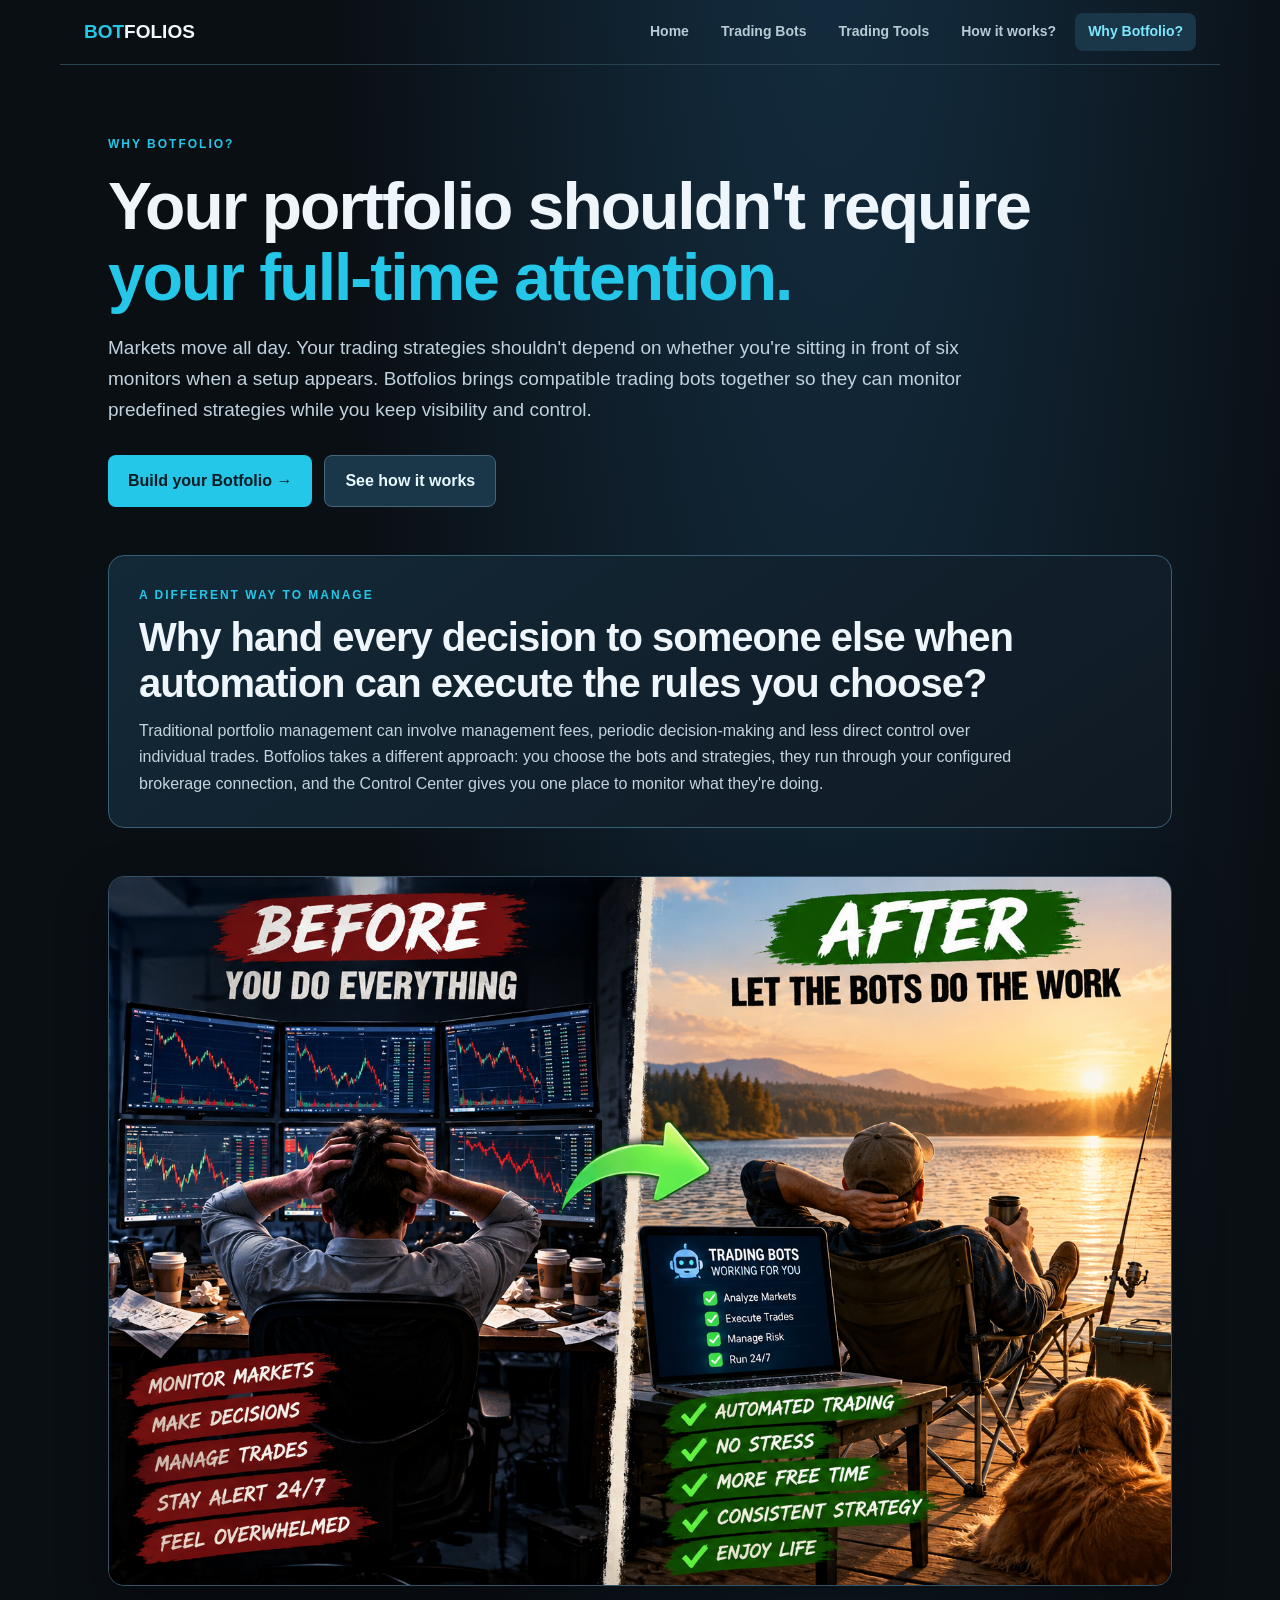
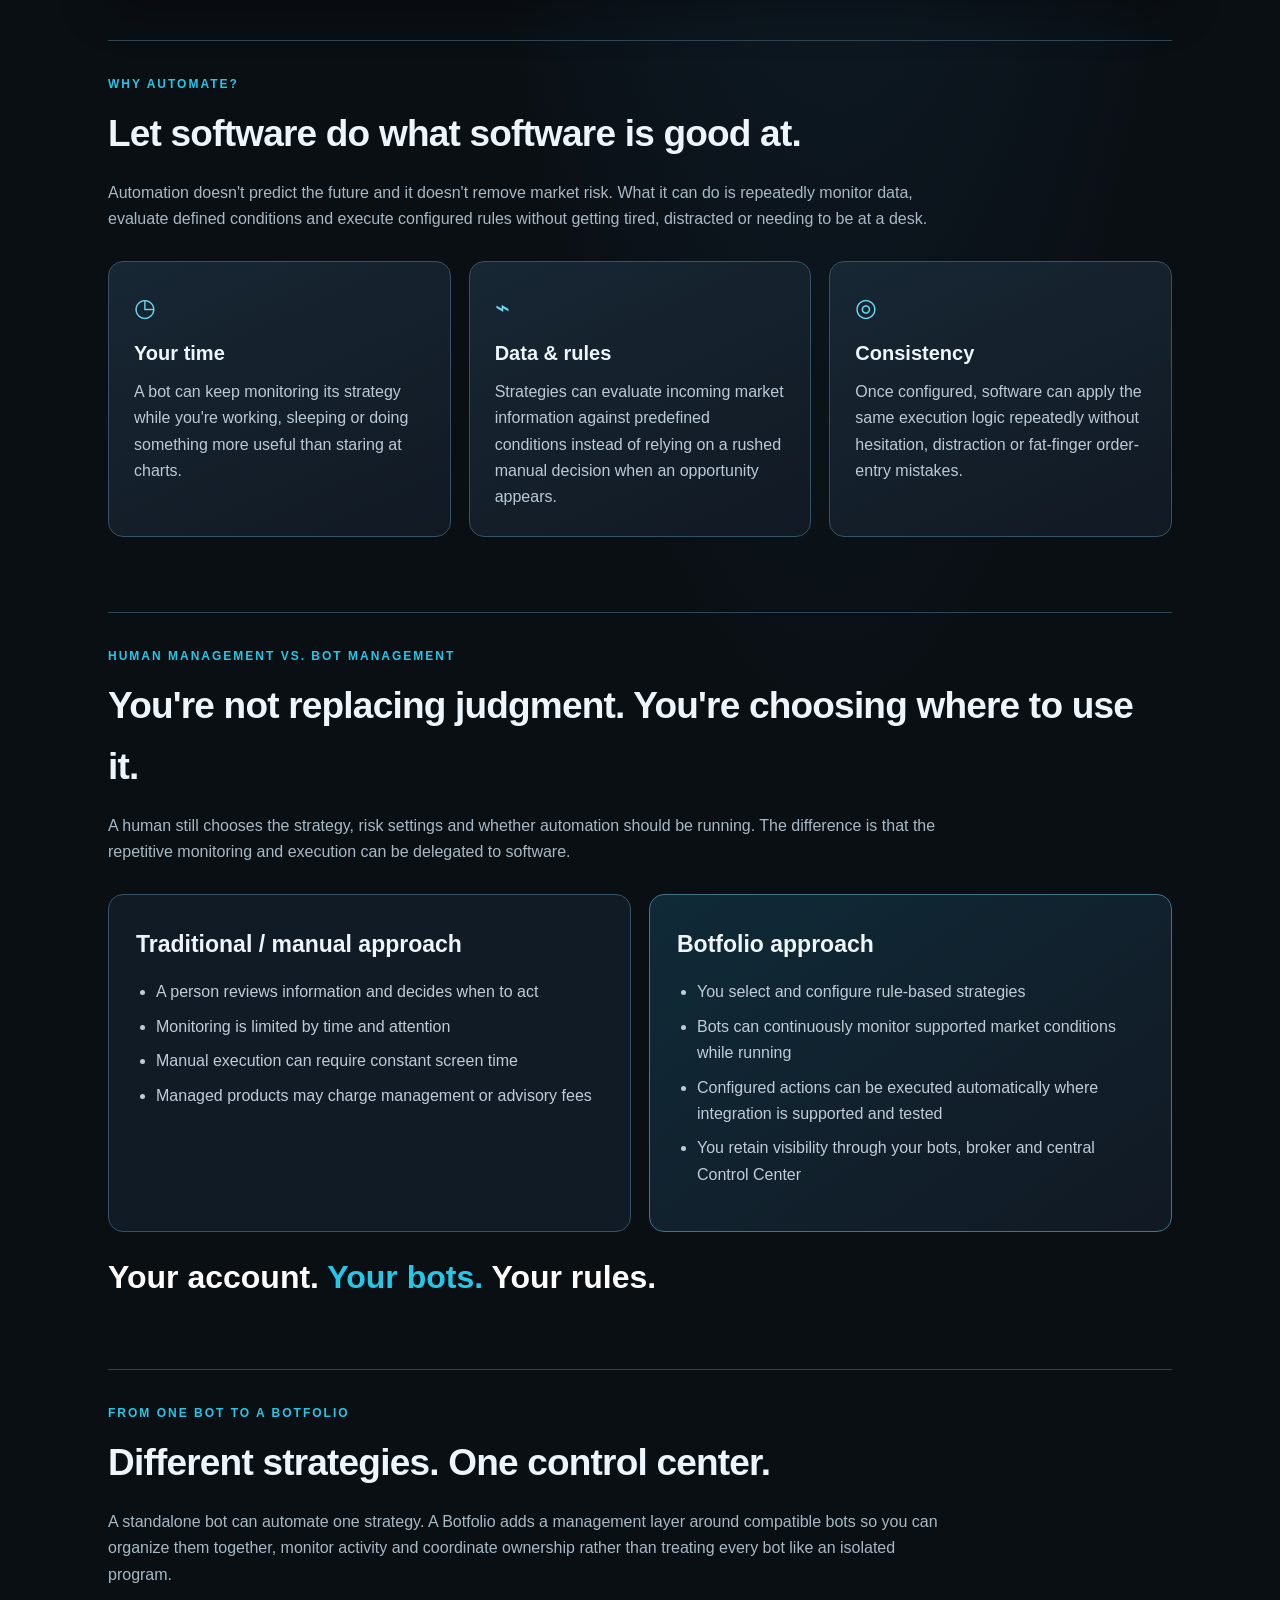
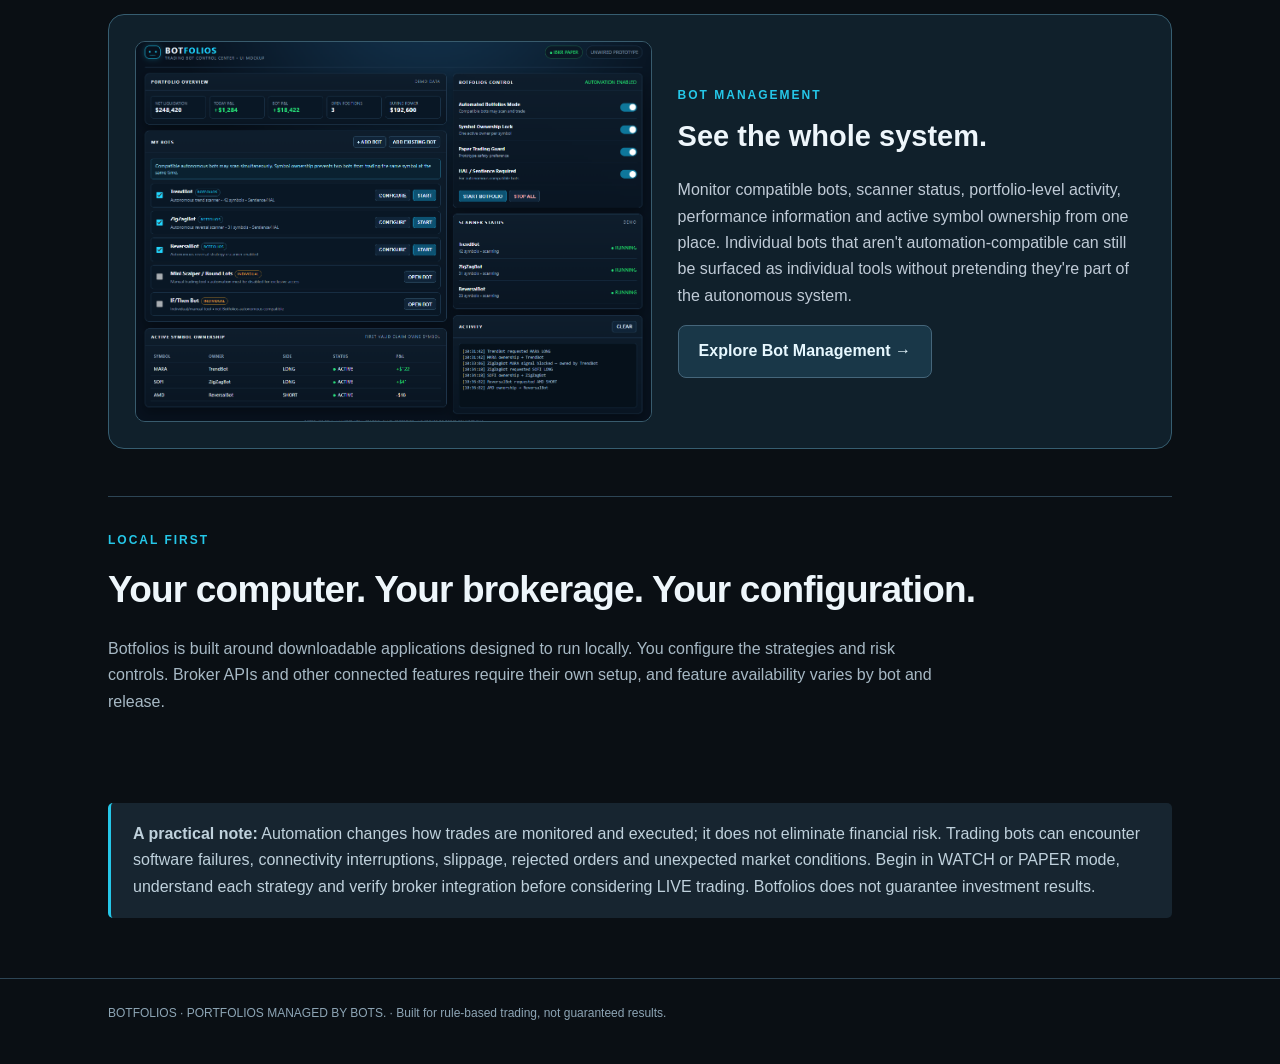
<file: about.html>
<!DOCTYPE html>
<html lang="en">
<head>
<meta charset="utf-8"/>
<meta name="viewport" content="width=device-width, initial-scale=1"/>
<meta name="description" content="Why Botfolios brings trading bots together to automate rule-based strategies while keeping you in control."/>
<title>Why Botfolio? | BOTFOLIOS</title>
<style>
:root{color-scheme:dark;--bg:#0a0f14;--panel:#111923;--line:#2d4555;--text:#eef6fb;--muted:#a7b9c5;--cyan:#25c7e8;--purple:#a78bfa}
*{box-sizing:border-box}body{margin:0;background:radial-gradient(ellipse at 65% -15%,#153247 0,transparent 43%),var(--bg);font:16px/1.65 Inter,Segoe UI,Arial,sans-serif;color:var(--text)}
a{color:inherit;text-decoration:none}.wrap{max-width:1112px;margin:auto;padding:0 24px}
.site-nav{position:relative;z-index:30;display:flex;align-items:center;justify-content:space-between;gap:20px;max-width:1160px;margin:auto;padding:13px 24px;border-bottom:1px solid #294251;font:600 14px/1.4 Inter,Segoe UI,Arial,sans-serif}
.site-brand{color:#f1f8fc;font-weight:900;font-size:19px}.site-brand span{color:var(--cyan)}
.site-links{display:flex;flex-wrap:wrap;gap:6px}.site-links a{padding:9px 13px;border-radius:8px;color:#b7cbd7}.site-links a:hover,.site-links a[aria-current="page"]{background:#193748;color:#7ce7ff}
.eyebrow{font-size:12px;font-weight:850;letter-spacing:2px;color:var(--cyan);text-transform:uppercase}
.hero{padding:70px 0 48px;max-width:970px}.hero h1{font-size:clamp(40px,5.7vw,66px);letter-spacing:-2px;line-height:1.07;margin:17px 0}.hero h1 em{color:var(--cyan);font-style:normal}
.lead{font-size:19px;color:#c0d2dd;max-width:860px}.actions{display:flex;flex-wrap:wrap;gap:12px;margin-top:29px}
.btn{display:inline-flex;align-items:center;justify-content:center;background:var(--cyan);color:#061b24;font-weight:850;padding:12px 20px;border-radius:8px}.btn.alt{background:#193748;color:#e7f8ff;border:1px solid #45667b}
.statement{margin:0 0 48px;padding:30px;border:1px solid #356075;border-radius:16px;background:linear-gradient(145deg,#132938,#101923)}
.statement h2{font-size:clamp(27px,3.8vw,40px);line-height:1.15;margin:8px 0 12px;letter-spacing:-1px}.statement p{color:#c4d4de;max-width:900px;margin:0}
.bot-before-after{margin:0 0 54px}.bot-before-after img{display:block;width:100%;height:auto;border-radius:16px;border:1px solid #355367;box-shadow:0 18px 50px rgba(0,0,0,.35)}
.section{padding:34px 0 47px;border-top:1px solid var(--line)}.section h2{font-size:clamp(26px,3.4vw,37px);letter-spacing:-.8px;margin:8px 0 16px}.section-intro{color:var(--muted);max-width:850px}
.cards{display:grid;grid-template-columns:repeat(3,minmax(0,1fr));gap:18px;margin:28px 0}
.card{background:linear-gradient(155deg,#172734,#111923);border:1px solid #355367;border-radius:15px;padding:25px}.card h3{font-size:20px;margin:9px 0}.card p{color:#bbcad6;margin:0}.symbol{font-size:25px;color:#69d9ef}
.compare{display:grid;grid-template-columns:1fr 1fr;gap:18px;margin-top:28px}.compare article{border:1px solid #355367;border-radius:15px;padding:27px;background:#111b25}.compare .bots{border-color:#42758b;background:linear-gradient(145deg,#102a38,#111923)}
.compare h3{font-size:23px;margin:4px 0 15px}.compare ul{padding-left:20px;color:#c0cbd7}.compare li{margin:8px 0}
.control{display:grid;grid-template-columns:1.05fr .95fr;gap:26px;align-items:center;margin-top:26px;padding:26px;border:1px solid #365d70;border-radius:16px;background:#10202b}
.control img{width:100%;display:block;border-radius:10px;border:1px solid #385b6d}.control h3{font-size:29px;margin:8px 0}.control p{color:#c0cbd7}
.rule{font-size:clamp(23px,3vw,32px);font-weight:900;line-height:1.25;margin:25px 0;color:#fff}.rule span{color:var(--cyan)}
.notice{background:#172530;border-left:3px solid var(--cyan);padding:18px 22px;border-radius:5px;color:#bfd1dc;margin:25px 0 60px}
footer{border-top:1px solid var(--line);padding:25px 0 40px;font-size:12px;color:#8da5b5}
@media(max-width:760px){.site-nav{align-items:flex-start;flex-direction:column}.cards,.compare,.control{grid-template-columns:1fr}.hero{padding-top:44px}.bot-before-after img{border-radius:10px}}
</style>
</head>
<body>
<nav aria-label="Main navigation" class="site-nav">
<a class="site-brand" href="index.html"><span>BOT</span>FOLIOS</a>
<div class="site-links">
<a href="index.html">Home</a>
<a href="bots.html">Trading Bots</a>
<a href="tools.html">Trading Tools</a>
<a href="howitworks.html">How it works?</a>
<a aria-current="page" href="about.html">Why Botfolio?</a>
</div>
</nav>

<main class="wrap">
<section class="hero">
<div class="eyebrow">WHY BOTFOLIO?</div>
<h1>Your portfolio shouldn't require <em>your full-time attention.</em></h1>
<p class="lead">Markets move all day. Your trading strategies shouldn't depend on whether you're sitting in front of six monitors when a setup appears. Botfolios brings compatible trading bots together so they can monitor predefined strategies while you keep visibility and control.</p>
<div class="actions"><a class="btn" href="basic.html">Build your Botfolio →</a><a class="btn alt" href="howitworks.html">See how it works</a></div>
</section>

<section class="statement">
<div class="eyebrow">A DIFFERENT WAY TO MANAGE</div>
<h2>Why hand every decision to someone else when automation can execute the rules you choose?</h2>
<p>Traditional portfolio management can involve management fees, periodic decision-making and less direct control over individual trades. Botfolios takes a different approach: you choose the bots and strategies, they run through your configured brokerage connection, and the Control Center gives you one place to monitor what they're doing.</p>
</section>

<section class="bot-before-after">
<img src="assets/images/bots-before-after.png" alt="Before and after automated trading: manually monitoring markets versus letting trading bots monitor predefined strategies."/>
</section>

<section class="section">
<div class="eyebrow">WHY AUTOMATE?</div>
<h2>Let software do what software is good at.</h2>
<p class="section-intro">Automation doesn't predict the future and it doesn't remove market risk. What it can do is repeatedly monitor data, evaluate defined conditions and execute configured rules without getting tired, distracted or needing to be at a desk.</p>
<div class="cards">
<article class="card"><div class="symbol">◷</div><h3>Your time</h3><p>A bot can keep monitoring its strategy while you're working, sleeping or doing something more useful than staring at charts.</p></article>
<article class="card"><div class="symbol">⌁</div><h3>Data &amp; rules</h3><p>Strategies can evaluate incoming market information against predefined conditions instead of relying on a rushed manual decision when an opportunity appears.</p></article>
<article class="card"><div class="symbol">◎</div><h3>Consistency</h3><p>Once configured, software can apply the same execution logic repeatedly without hesitation, distraction or fat-finger order-entry mistakes.</p></article>
</div>
</section>

<section class="section">
<div class="eyebrow">HUMAN MANAGEMENT VS. BOT MANAGEMENT</div>
<h2>You're not replacing judgment. You're choosing where to use it.</h2>
<p class="section-intro">A human still chooses the strategy, risk settings and whether automation should be running. The difference is that the repetitive monitoring and execution can be delegated to software.</p>
<div class="compare">
<article><h3>Traditional / manual approach</h3><ul><li>A person reviews information and decides when to act</li><li>Monitoring is limited by time and attention</li><li>Manual execution can require constant screen time</li><li>Managed products may charge management or advisory fees</li></ul></article>
<article class="bots"><h3>Botfolio approach</h3><ul><li>You select and configure rule-based strategies</li><li>Bots can continuously monitor supported market conditions while running</li><li>Configured actions can be executed automatically where integration is supported and tested</li><li>You retain visibility through your bots, broker and central Control Center</li></ul></article>
</div>
<p class="rule">Your account. <span>Your bots.</span> Your rules.</p>
</section>

<section class="section">
<div class="eyebrow">FROM ONE BOT TO A BOTFOLIO</div>
<h2>Different strategies. One control center.</h2>
<p class="section-intro">A standalone bot can automate one strategy. A Botfolio adds a management layer around compatible bots so you can organize them together, monitor activity and coordinate ownership rather than treating every bot like an isolated program.</p>
<div class="control">
<a href="/assets/Controlpanel.png" target="_blank" rel="noopener"><img src="/assets/Controlpanel.png" alt="BOTFOLIOS Control Center"/></a>
<div><div class="eyebrow">BOT MANAGEMENT</div><h3>See the whole system.</h3><p>Monitor compatible bots, scanner status, portfolio-level activity, performance information and active symbol ownership from one place. Individual bots that aren't automation-compatible can still be surfaced as individual tools without pretending they're part of the autonomous system.</p><a class="btn alt" href="howitworks.html">Explore Bot Management →</a></div>
</div>
</section>

<section class="section">
<div class="eyebrow">LOCAL FIRST</div>
<h2>Your computer. Your brokerage. Your configuration.</h2>
<p class="section-intro">Botfolios is built around downloadable applications designed to run locally. You configure the strategies and risk controls. Broker APIs and other connected features require their own setup, and feature availability varies by bot and release.</p>
</section>

<aside class="notice"><strong>A practical note:</strong> Automation changes how trades are monitored and executed; it does not eliminate financial risk. Trading bots can encounter software failures, connectivity interruptions, slippage, rejected orders and unexpected market conditions. Begin in WATCH or PAPER mode, understand each strategy and verify broker integration before considering LIVE trading. Botfolios does not guarantee investment results.</aside>
</main>
<footer><div class="wrap">BOTFOLIOS · PORTFOLIOS MANAGED BY BOTS. · Built for rule-based trading, not guaranteed results.</div></footer>
</body>
</html>
</file>
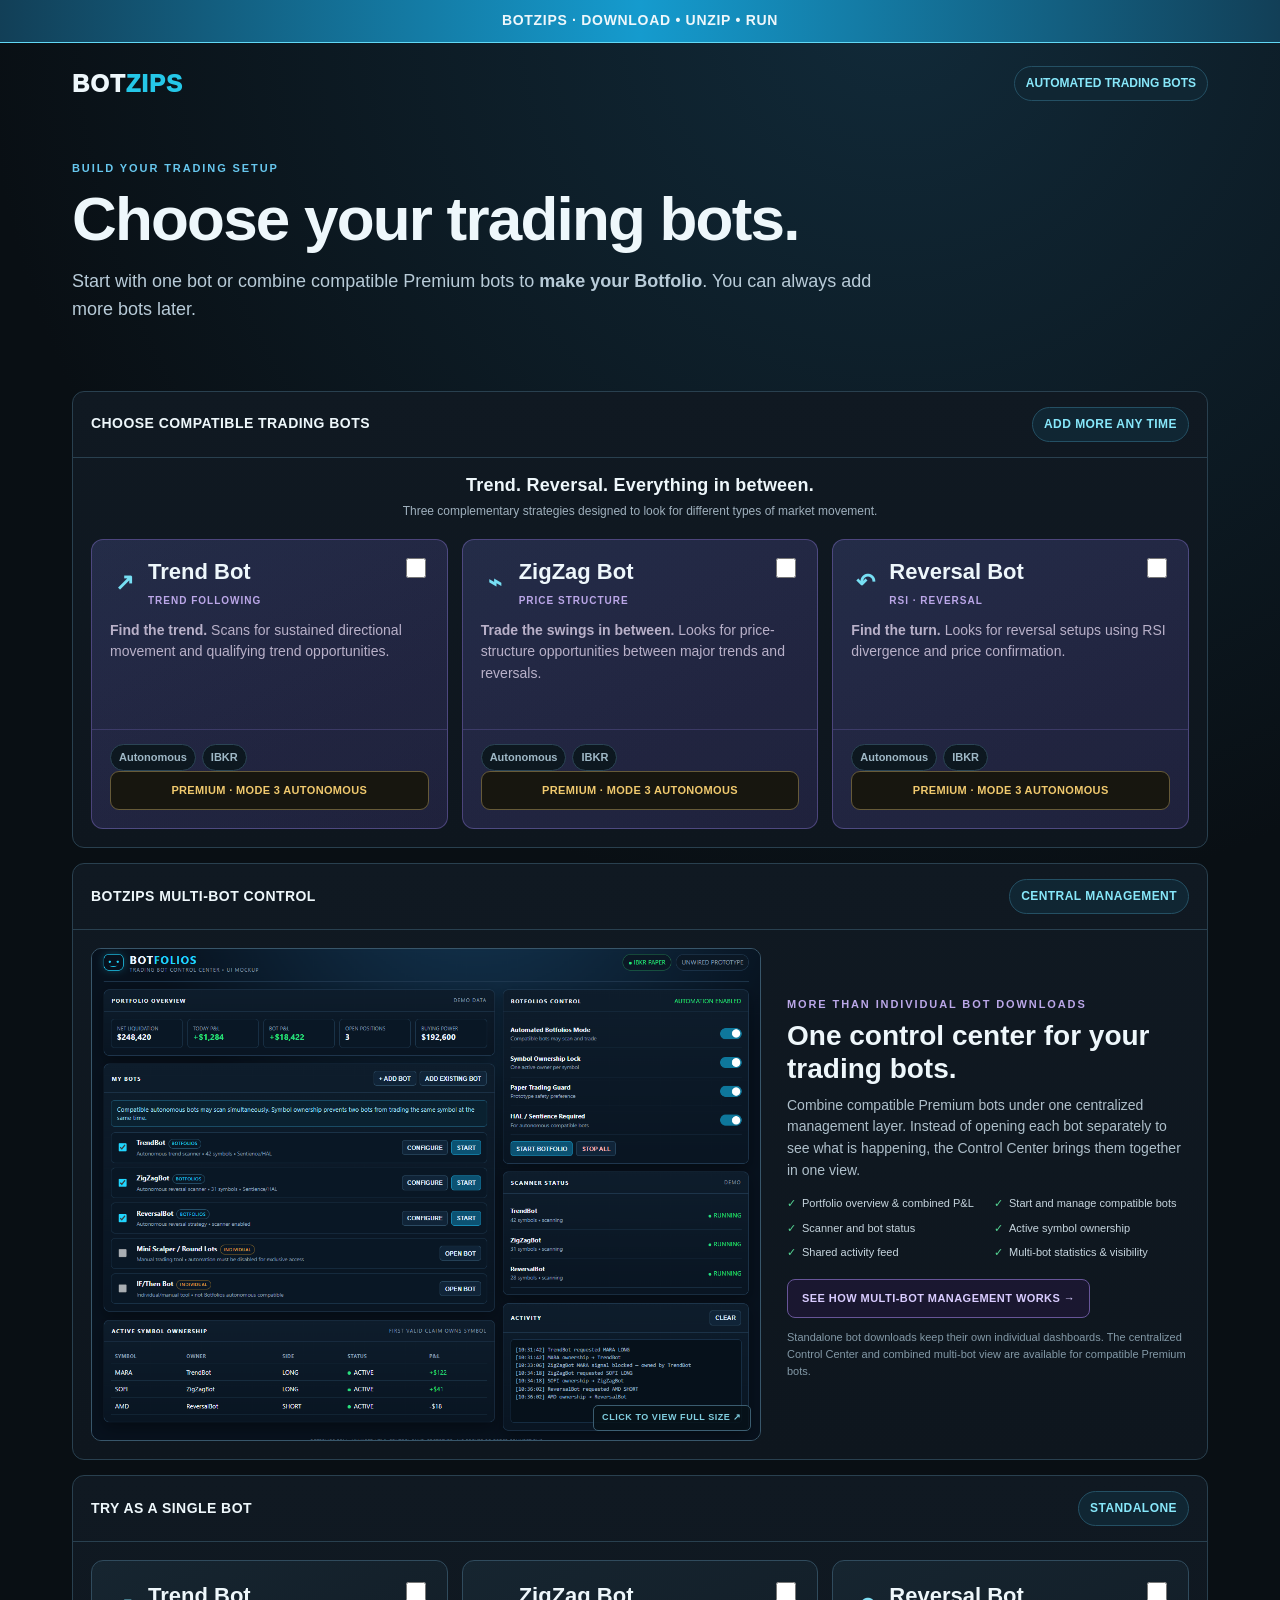
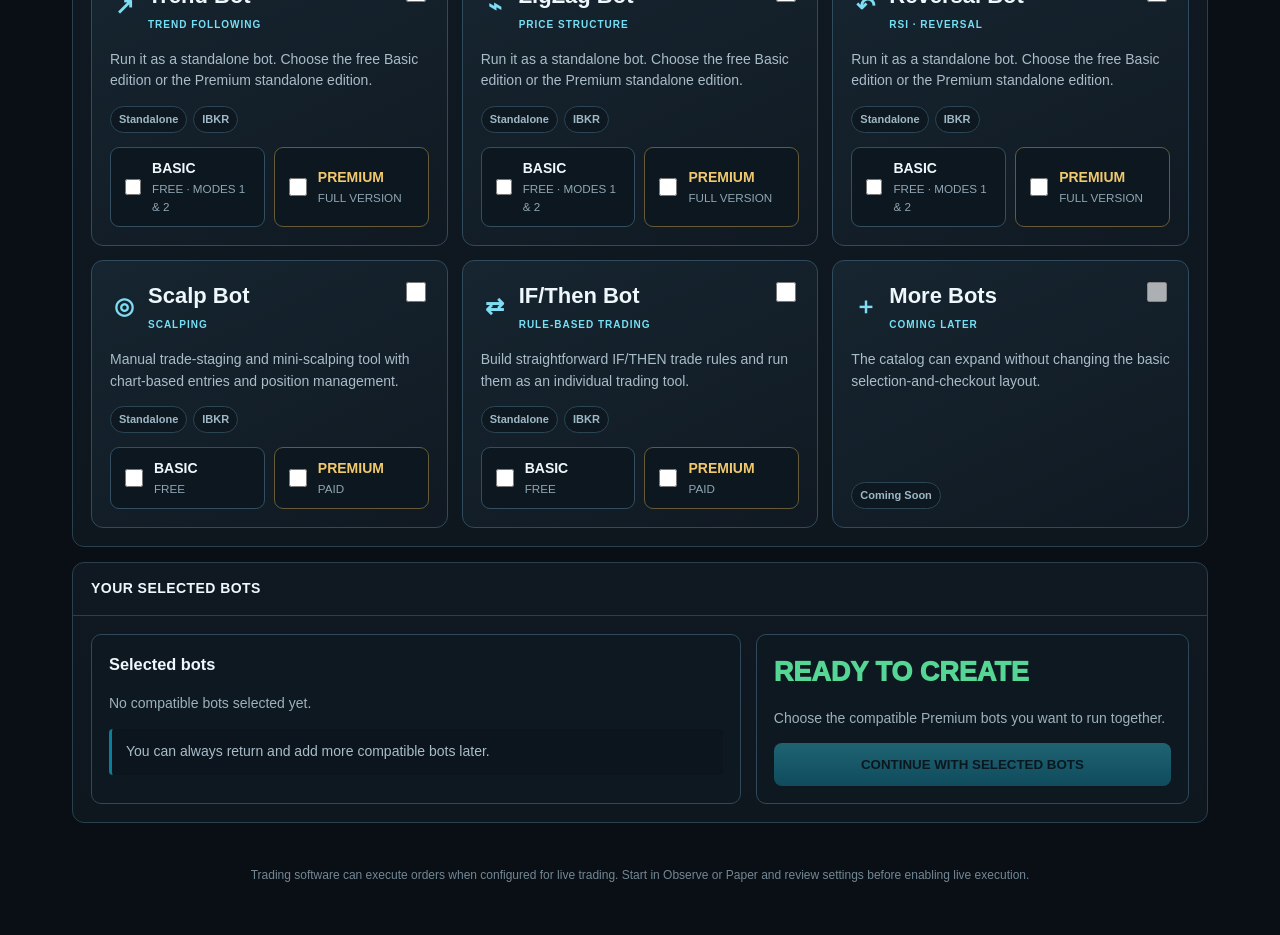
<file: basic.html>
<!doctype html><html lang="en"><head>
<script async src="https://www.googletagmanager.com/gtag/js?id=G-FT272GQ5T5"></script>
<script>window.dataLayer=window.dataLayer||[];function gtag(){dataLayer.push(arguments)}gtag('js',new Date());gtag('config','G-FT272GQ5T5');</script>
<meta charset="utf-8"><meta name="viewport" content="width=device-width,initial-scale=1">
<title>Trading Bots | BotZips</title>
<style>
:root{--bg:#090f14;--panel:#101922;--line:#29404f;--text:#eef7fb;--muted:#91a6b4;--cyan:#25c7e8;--good:#55d694;--gold:#e8b95a;--purple:#9b6cff;--purple2:#6f45d8}
*{box-sizing:border-box}body{margin:0;background:radial-gradient(circle at 70% 0,#112a39 0,#090f14 34%);color:var(--text);font:14px/1.55 Segoe UI,Arial,sans-serif}
.release{background:linear-gradient(90deg,#123f57,#159bce,#123f57);padding:10px;text-align:center;font-weight:900;letter-spacing:.7px;border-bottom:1px solid #62d8f5}
.shell{max-width:1180px;margin:auto;padding:22px}.top{display:flex;justify-content:space-between;align-items:center;gap:14px;flex-wrap:wrap}
.brand{font-size:24px;font-weight:1000;letter-spacing:1px}.brand span{color:var(--cyan)}.badge{border:1px solid #245064;background:#102633;color:#87e7fa;border-radius:999px;padding:7px 11px;font-weight:800;font-size:12px}
.hero{padding:58px 0 34px;max-width:900px}.eyebrow{color:#67c7ee;font-size:11px;letter-spacing:1.9px;font-weight:900}.hero h1{font-size:clamp(38px,5vw,62px);line-height:1.02;letter-spacing:-1.8px;margin:10px 0 14px}.hero em{font-style:normal;color:var(--cyan)}.hero p{font-size:18px;color:#b8cbd8;max-width:800px}
.section{background:linear-gradient(180deg,var(--panel),#0e161e);border:1px solid var(--line);border-radius:12px;margin:15px 0;overflow:hidden}.head{padding:15px 18px;border-bottom:1px solid var(--line);font-weight:900;letter-spacing:.45px;display:flex;justify-content:space-between;gap:10px;align-items:center}.body{padding:18px}
.grid{display:grid;grid-template-columns:repeat(3,minmax(0,1fr));gap:14px}.card{border:1px solid #304b5d;background:linear-gradient(155deg,#162530,#101922);border-radius:12px;padding:18px;min-height:245px;display:flex;flex-direction:column}.card:hover{border-color:#3c7691}.ct{display:flex;justify-content:space-between;gap:10px}.card h2{font-size:22px;margin:0}.card b{font-size:10px;letter-spacing:1px;color:#77dff4}.card p{color:#a9bdc9}.pick{width:20px;height:20px;accent-color:var(--cyan)}.tags{display:flex;gap:6px;flex-wrap:wrap;margin-top:auto}.tags span{border:1px solid #2b4555;background:#0d1820;border-radius:999px;padding:4px 8px;color:#9fb8c6;font-size:11px;font-weight:700}
.editions{display:grid;grid-template-columns:1fr 1fr;gap:9px;margin-top:14px}.editions label{border:1px solid #334e60;border-radius:9px;padding:10px;background:#0d171f;display:flex;align-items:center;gap:8px;cursor:pointer}.editions label.premium{border-color:#665a38}.editions input{width:18px;height:18px;accent-color:var(--cyan)}.editions strong,.editions small{display:block}.editions small{color:#8fa6b4}.premium strong{color:#f0c96e}
.summary{display:grid;grid-template-columns:1.5fr 1fr;gap:15px}.box{border:1px solid #304858;border-radius:10px;background:#0e1820;padding:17px}.box h3{margin-top:0}.box p{color:#9db1bd}.free{font-size:27px;font-weight:950;color:var(--good)}.createBtn{border:0;border-radius:8px;padding:14px 18px;font-weight:900;background:linear-gradient(180deg,#39d4f0,#1299b9);color:#06171d;cursor:pointer;width:100%}.createBtn:disabled{opacity:.4;cursor:not-allowed}.btn{border-radius:8px;padding:13px 18px;font-weight:900;display:inline-block;background:linear-gradient(180deg,#39d4f0,#1299b9);color:#06171d;opacity:.45}.note{padding:12px 14px;border-left:3px solid #0b7e99;background:#0c151d;color:#a8bdc9;border-radius:4px}
.checkout{border:1px dashed #4b6574;border-radius:10px;padding:18px;background:#0d161d}.checkout h3{margin:0 0 7px;color:#f0c96e}.checkout p{color:#a9bdc9}.footer{text-align:center;color:#738794;font-size:12px;padding:28px 0}
@media(max-width:900px){.grid{grid-template-columns:1fr 1fr}.summary{grid-template-columns:1fr}}@media(max-width:620px){.grid{grid-template-columns:1fr}.editions{grid-template-columns:1fr}}

.bot-title{display:flex;align-items:center;gap:10px}.bot-icon{width:28px;height:28px;display:grid;place-items:center;color:#7eddf2;font-size:23px;font-weight:800;line-height:1;flex:0 0 auto}.bot-title h2{margin:0}.bot-title .meta{min-width:0}
.bot-banner{margin:-18px -18px 0;padding:15px 18px 14px;background:transparent;border-bottom:1px solid rgba(167,139,250,.20);border-radius:11px 11px 0 0}
.bot-banner .ct{align-items:flex-start}.bot-banner p{margin:9px 0 0;color:#b9b1c9}.bot-banner .bot-icon{color:#77dff4}.bot-banner .bot-title b{color:#bba7e8}
.premium-only{grid-template-columns:1fr}.premium-only label{width:100%}
.botfolio-section .card{
  background:
    linear-gradient(rgba(139,92,246,.12),rgba(139,92,246,.12)),
    linear-gradient(155deg,#162530,#101922);
  border-color:rgba(167,139,250,.32);
}
.botfolio-section .card:hover{border-color:rgba(167,139,250,.62)}
.botfolio-section .tags{margin-top:14px}
.botfolio-section .editions label.premium{
  background:#17160f;
  border-color:#665a38;
}

.auto-premium{
  margin-top:14px;
  border:1px solid #665a38;
  border-radius:9px;
  padding:10px 12px;
  background:#17160f;
  color:#f0c96e;
  font-size:11px;
  font-weight:900;
  letter-spacing:.35px;
  text-align:center;
}
.basic-name{font-weight:700;color:#aabac4;font-size:.82em}

/* Keep edition selectors aligned across the standalone cards. */
.section .grid .card{height:100%}
.standalone-editions{margin-top:14px}
#otherBots .card .editions{margin-top:auto;padding-top:14px}

/* Align the Premium info bars across all Botfolio cards. */
.botfolio-section .card{display:flex;flex-direction:column}
.botfolio-section .auto-premium{margin-top:auto}

/* Keep the divider under each autonomous bot description perfectly aligned. */
.botfolio-section .bot-banner{
  min-height:190px;
  display:flex;
  flex-direction:column;
}

.trio-intro{padding:14px 18px 0;text-align:center}
.trio-intro strong{display:block;font-size:18px;letter-spacing:.2px;color:#eef7fb}
.trio-intro span{display:block;margin-top:3px;color:#9fb0bd;font-size:12px}
</style>
<style>
.bundle-showcase{display:grid;grid-template-columns:minmax(0,1.25fr) minmax(310px,.75fr);gap:26px;align-items:center}
.bundle-preview{display:block;width:100%;border:1px solid #38566a;border-radius:10px;background:#09131b}
.bundle-copy .eyebrow{color:#bba7e8}.bundle-copy h2{font-size:28px;line-height:1.15;margin:7px 0 10px}.bundle-copy p{color:#aebfca;margin:0 0 13px}
.bundle-features{display:grid;grid-template-columns:1fr 1fr;gap:7px 12px;margin:14px 0 18px}.bundle-features span{font-size:11px;color:#c6d5de;padding-left:15px;position:relative}.bundle-features span:before{content:'✓';position:absolute;left:0;color:#55d694}
.learn-more{display:inline-flex;align-items:center;justify-content:center;border:1px solid #675598;background:#1a1730;color:#d9ccff;border-radius:8px;padding:10px 14px;font-size:11px;font-weight:900;letter-spacing:.45px;text-decoration:none}
.bundle-note{margin-top:11px!important;font-size:11px;color:#8399a7!important}
@media(max-width:820px){.bundle-showcase{grid-template-columns:1fr}.bundle-features{grid-template-columns:1fr}}
</style>


<style>
.bundle-image-wrap a{display:block;position:relative;text-decoration:none}
.bundle-image-wrap .image-hint{position:absolute;right:10px;bottom:10px;padding:5px 8px;border:1px solid #42677b;border-radius:5px;background:rgba(6,17,24,.9);color:#91e8fa;font-size:9px;font-weight:900;letter-spacing:.55px;opacity:.88}
.bundle-image-wrap a:hover .bundle-preview{border-color:#65dff6}
.bundle-image-wrap a:hover .image-hint{opacity:1}
</style>


<style id="bitcoin-checkout-restored-css">
.payment-panel{display:none;margin-top:14px;padding:16px;border:1px solid #45677b;border-radius:9px;background:#101f2b}
.payment-panel.show{display:block}.payment-panel code{word-break:break-all;color:#b6e9ff}
.copyrow{display:flex;justify-content:space-between;gap:12px;align-items:baseline;border-bottom:1px solid #263b48;padding:8px 0}
.copyrow button{border:0;background:transparent;color:#86cfe9;text-decoration:underline;cursor:pointer}
.field{display:grid;gap:6px;margin:13px 0;color:#b8c9d5}.field input{height:42px;border:1px solid #355061;border-radius:7px;background:#0b1219;color:#fff;padding:8px 10px;width:100%}
.restore{margin-top:17px;padding:16px;border:1px solid #385263;border-radius:9px;background:#101d28}
.restore-row{display:flex;gap:9px}.restore-row input{flex:1;height:42px;border:1px solid #355061;border-radius:7px;background:#0b1219;color:#fff;padding:8px 10px}
.status{margin-top:12px;color:#9fd8e9;min-height:21px;white-space:pre-wrap}.error{color:#ffadad}
.license{padding:12px;margin:12px 0;border:1px solid #3f8068;background:#122b25;border-radius:8px}.license code{overflow-wrap:anywhere}
.fine{font-size:12px;color:#8fa4b1}
.checkout .btn{border:0;border-radius:8px;padding:13px 18px;font-weight:900;cursor:pointer;background:linear-gradient(180deg,#39d4f0,#1299b9);color:#06171d}
.checkout .btn.secondary{background:#193747;color:#d7f3ff;border:1px solid #3c7896}
.checkout .btn.gold{background:linear-gradient(180deg,#ffdc89,#d8a638);color:#261a08}
@media(max-width:560px){.restore-row{flex-direction:column}.checkout .btn{width:100%}}
</style>


<style id="bitcoin-button-visibility-fix">
#bitcoinCheckout .btn{
  background:linear-gradient(180deg,#42dcf4,#18afd0);
  color:#04151b;
  border:1px solid #69e7fb;
  box-shadow:0 0 0 1px rgba(37,199,232,.18),0 4px 12px rgba(0,0,0,.22);
  opacity:1;
}
#bitcoinCheckout .btn:hover{
  filter:brightness(1.08);
  transform:translateY(-1px);
}
#bitcoinCheckout .btn.gold{
  background:linear-gradient(180deg,#ffe29a,#e8b44d);
  color:#241805;
  border-color:#ffe09a;
}
#bitcoinCheckout .btn.secondary{
  background:#193747;
  color:#bfefff;
  border:1px solid #4c8ca9;
}
#bitcoinCheckout .btn:disabled{
  opacity:.42;
  filter:saturate(.55);
  box-shadow:none;
  cursor:not-allowed;
}
</style>


<style id="premium-license-gate-fix">
#premiumDownload[hidden],
#restoredDownload[hidden],
#issuedLicense[hidden]{
  display:none !important;
}
#premiumDownload:disabled,
#restoredDownload:disabled{
  opacity:.38 !important;
  filter:saturate(.45) !important;
  cursor:not-allowed !important;
  pointer-events:none !important;
}
</style>

</head><body>
<div class="release">BOTZIPS · DOWNLOAD • UNZIP • RUN</div><main class="shell">
<div class="top"><div class="brand">BOT<span>ZIPS</span></div><span class="badge">AUTOMATED TRADING BOTS</span></div>
<section class="hero"><div class="eyebrow">BUILD YOUR TRADING SETUP</div><h1>Choose your trading bots.</h1><p>Start with one bot or combine compatible Premium bots to <strong>make your Botfolio</strong>. You can always add more bots later.</p></section>

<section class="section botfolio-section"><div class="head"><span>CHOOSE COMPATIBLE TRADING BOTS</span><span class="badge">ADD MORE ANY TIME</span></div>
<div class="trio-intro"><strong>Trend. Reversal. Everything in between.</strong><span>Three complementary strategies designed to look for different types of market movement.</span></div>
<div class="body grid">
<article class="card"><div class="bot-banner"><div class="ct"><div class="bot-title"><span class="bot-icon">↗</span><div class="meta"><h2>Trend Bot</h2><b>TREND FOLLOWING</b></div></div><input class="pick" type="checkbox" aria-label="Select Trend Bot"></div>
<p><strong>Find the trend.</strong> Scans for sustained directional movement and qualifying trend opportunities.</p></div><div class="tags"><span>Autonomous</span><span>IBKR</span></div>
<div class="auto-premium">PREMIUM · MODE 3 AUTONOMOUS</div></article><article class="card"><div class="bot-banner"><div class="ct"><div class="bot-title"><span class="bot-icon">⌁</span><div class="meta"><h2>ZigZag Bot</h2><b>PRICE STRUCTURE</b></div></div><input class="pick" type="checkbox" aria-label="Select ZigZag Bot"></div>
<p><strong>Trade the swings in between.</strong> Looks for price-structure opportunities between major trends and reversals.</p></div><div class="tags"><span>Autonomous</span><span>IBKR</span></div>
<div class="auto-premium">PREMIUM · MODE 3 AUTONOMOUS</div></article><article class="card"><div class="bot-banner"><div class="ct"><div class="bot-title"><span class="bot-icon">↶</span><div class="meta"><h2>Reversal Bot</h2><b>RSI · REVERSAL</b></div></div><input class="pick" type="checkbox" aria-label="Select Reversal Bot"></div>
<p><strong>Find the turn.</strong> Looks for reversal setups using RSI divergence and price confirmation.</p></div><div class="tags"><span>Autonomous</span><span>IBKR</span></div>
<div class="auto-premium">PREMIUM · MODE 3 AUTONOMOUS</div></article></div></section>

<section class="section" id="botfolioBundle">
<div class="head"><span>BOTZIPS MULTI-BOT CONTROL</span><span class="badge">CENTRAL MANAGEMENT</span></div>
<div class="body bundle-showcase">
<div class="bundle-image-wrap">
<a href="/assets/Controlpanel.png" target="_blank" rel="noopener" title="View Control Panel full size">
<img class="bundle-preview" src="/assets/Controlpanel.png" alt="BotZips Control Center showing portfolio overview, bot controls, scanner status, symbol ownership and activity">
<span class="image-hint">CLICK TO VIEW FULL SIZE ↗</span>
</a>
</div>
<div class="bundle-copy">
<div class="eyebrow">MORE THAN INDIVIDUAL BOT DOWNLOADS</div>
<h2>One control center for your trading bots.</h2>
<p>Combine compatible Premium bots under one centralized management layer. Instead of opening each bot separately to see what is happening, the Control Center brings them together in one view.</p>
<div class="bundle-features"><span>Portfolio overview &amp; combined P&amp;L</span><span>Start and manage compatible bots</span><span>Scanner and bot status</span><span>Active symbol ownership</span><span>Shared activity feed</span><span>Multi-bot statistics &amp; visibility</span></div>
<a class="learn-more" href="howitworks.html">SEE HOW MULTI-BOT MANAGEMENT WORKS →</a>
<p class="bundle-note">Standalone bot downloads keep their own individual dashboards. The centralized Control Center and combined multi-bot view are available for compatible Premium bots.</p>
</div></div></section>

<section class="section" id="otherBots"><div class="head"><span>TRY AS A SINGLE BOT</span><span class="badge">STANDALONE</span></div><div class="body grid">
<article class="card"><div class="ct"><div class="bot-title"><span class="bot-icon">↗</span><div class="meta"><h2>Trend Bot</h2><b>TREND FOLLOWING</b></div></div><input class="pick" type="checkbox" aria-label="Select Trend Bot Basic"></div>
<p>Run it as a standalone bot. Choose the free Basic edition or the Premium standalone edition.</p><div class="tags"><span>Standalone</span><span>IBKR</span></div><div class="editions standalone-editions">
<label><input type="checkbox"><span><strong>BASIC</strong><small>FREE · MODES 1 &amp; 2</small></span></label>
<label class="premium"><input type="checkbox"><span><strong>PREMIUM</strong><small>FULL VERSION</small></span></label>
</div></article>
<article class="card"><div class="ct"><div class="bot-title"><span class="bot-icon">⌁</span><div class="meta"><h2>ZigZag Bot</h2><b>PRICE STRUCTURE</b></div></div><input class="pick" type="checkbox" aria-label="Select ZigZag Bot Basic"></div>
<p>Run it as a standalone bot. Choose the free Basic edition or the Premium standalone edition.</p><div class="tags"><span>Standalone</span><span>IBKR</span></div><div class="editions standalone-editions">
<label><input type="checkbox"><span><strong>BASIC</strong><small>FREE · MODES 1 &amp; 2</small></span></label>
<label class="premium"><input type="checkbox"><span><strong>PREMIUM</strong><small>FULL VERSION</small></span></label>
</div></article>
<article class="card"><div class="ct"><div class="bot-title"><span class="bot-icon">↶</span><div class="meta"><h2>Reversal Bot</h2><b>RSI · REVERSAL</b></div></div><input class="pick" type="checkbox" aria-label="Select Reversal Bot Basic"></div>
<p>Run it as a standalone bot. Choose the free Basic edition or the Premium standalone edition.</p><div class="tags"><span>Standalone</span><span>IBKR</span></div><div class="editions standalone-editions">
<label><input type="checkbox"><span><strong>BASIC</strong><small>FREE · MODES 1 &amp; 2</small></span></label>
<label class="premium"><input type="checkbox"><span><strong>PREMIUM</strong><small>FULL VERSION</small></span></label>
</div></article>

<article class="card"><div class="ct"><div class="bot-title"><span class="bot-icon">◎</span><div class="meta"><h2>Scalp Bot</h2><b>SCALPING</b></div></div><input class="pick" type="checkbox" aria-label="Select Scalp Bot"></div>
<p>Manual trade-staging and mini-scalping tool with chart-based entries and position management.</p><div class="tags"><span>Standalone</span><span>IBKR</span></div>
<div class="editions"><label><input type="checkbox"><span><strong>BASIC</strong><small>FREE</small></span></label>
<label class="premium"><input type="checkbox"><span><strong>PREMIUM</strong><small>PAID</small></span></label></div></article><article class="card"><div class="ct"><div class="bot-title"><span class="bot-icon">⇄</span><div class="meta"><h2>IF/Then Bot</h2><b>RULE-BASED TRADING</b></div></div><input class="pick" type="checkbox" aria-label="Select IF/Then Bot"></div>
<p>Build straightforward IF/THEN trade rules and run them as an individual trading tool.</p><div class="tags"><span>Standalone</span><span>IBKR</span></div>
<div class="editions"><label><input type="checkbox"><span><strong>BASIC</strong><small>FREE</small></span></label>
<label class="premium"><input type="checkbox"><span><strong>PREMIUM</strong><small>PAID</small></span></label></div></article>
<article class="card"><div class="ct"><div class="bot-title"><span class="bot-icon">＋</span><div class="meta"><h2>More Bots</h2><b>COMING LATER</b></div></div><input class="pick" type="checkbox" disabled></div><p>The catalog can expand without changing the basic selection-and-checkout layout.</p><div class="tags"><span>Coming Soon</span></div></article>
</div></section>

<section class="section botfolio-section"><div class="head">YOUR SELECTED BOTS</div><div class="body summary">
<div class="box"><h3>Selected bots</h3><div id="selectedList"><p>No compatible bots selected yet.</p></div><div class="note">You can always return and add more compatible bots later.</div></div>
<div class="box"><div class="free">READY TO CREATE</div><p id="selectionSummary">Choose the compatible Premium bots you want to run together.</p><button class="createBtn" id="createBotfolio" disabled>CONTINUE WITH SELECTED BOTS</button></div>
</div></section>

<section class="section checkout" id="bitcoinCheckout" style="display:none">
<div class="head">PREMIUM · BITCOIN CHECKOUT</div>
<div class="body">
<p>Premium is temporarily $1 USD during beta testing. The $1 charge is intentional and is part of validating the Bitcoin payment, license issuance and Premium download flow. Already paid? Do not pay again — restore your original license below.</p>
<button class="btn gold" id="quoteBtn">GENERATE BITCOIN QUOTE</button>
<div class="payment-panel" id="paymentPanel">
<div id="quoteDetails">Requesting quote…</div>
<label class="field">Bitcoin transaction ID (TXID)<input id="txid" maxlength="64" autocomplete="off" placeholder="Paste your 64-character transaction ID"></label>
<div style="display:flex;gap:9px;flex-wrap:wrap"><button class="btn" id="verifyBtn">VERIFY PAYMENT</button><button class="btn secondary" id="statusBtn">CHECK PAYMENT STATUS</button></div>
<div id="paymentStatus" class="status"></div>
<div id="issuedLicense" class="license" hidden><strong>✓ PAYMENT VERIFIED — SAVE THIS LICENSE KEY</strong><div style="margin:8px 0"><code id="licenseText"></code></div><button class="btn secondary" id="copyLicense">COPY LICENSE KEY</button></div>
<button class="btn" id="premiumDownload" hidden disabled>DOWNLOAD PREMIUM INSTALLER</button>
</div>
<div class="restore">
<h3 style="margin-top:0">Reinstalling Premium?</h3>
<p>Enter your original Premium license key. No additional payment is required.</p>
<div class="restore-row"><input id="restoreKey" autocomplete="off" placeholder="Your Premium license key"><button class="btn secondary" id="restoreBtn">RESTORE ACCESS</button></div>
<div id="restoreStatus" class="status"></div>
<button class="btn" id="restoredDownload" hidden disabled>DOWNLOAD PREMIUM INSTALLER</button>
</div>
</div>
</section>
<div class="footer">Trading software can execute orders when configured for live trading. Start in Observe or Paper and review settings before enabling live execution.</div>
</main>

<script>
(function(){
 const compatible=[...document.querySelectorAll('.section')][0].querySelectorAll('.card');
 const list=document.getElementById('selectedList'), summary=document.getElementById('selectionSummary');
 const create=document.getElementById('createBotfolio'), checkout=document.getElementById('bitcoinCheckout');

 function update(){
   const chosen=[];
   compatible.forEach(card=>{
     const main=card.querySelector('.pick');
     if(main.checked){
       const name=card.querySelector('h2').textContent;
       chosen.push({name,labels:['Premium · Mode 3 Autonomous']});
     }
   });
   if(!chosen.length){
     list.innerHTML='<p>No compatible bots selected yet.</p>';
     summary.textContent='Choose the compatible Premium bots you want to run together.';
     create.disabled=true; checkout.style.display='none'; return;
   }
   list.innerHTML='<ul>'+chosen.map(x=>'<li><strong>'+x.name+'</strong> — '+(x.labels.length?x.labels.join(' + '):'choose Basic or Premium')+'</li>').join('')+'</ul>';
   const valid=chosen.every(x=>x.labels.length);
   const premium=chosen.some(x=>x.labels.some(v=>v.startsWith('Premium')));
   summary.textContent=valid?(premium?'Premium selected — Bitcoin checkout will open when you continue.':'Basic selections are free — no Bitcoin payment required.'):'Select Premium for each compatible bot.';
   create.disabled=!valid;
 }
 compatible.forEach(card=>{
   const main=card.querySelector('.pick');
   main.addEventListener('change',update);
 });
 create.addEventListener('click',()=>{
   const premium=[...compatible].some(card=>card.querySelector('.pick')?.checked);
   checkout.style.display=premium?'block':'none';
   if(premium) checkout.scrollIntoView({behavior:'smooth',block:'start'});
   else alert('Your Basic bot selection is ready. Free download wiring comes next.');
 });
 update();
})();
</script>

<script>
const WORKER='https://falling-sky-7997.algobotbuilder.workers.dev';
let quote=null, premiumKey='';
const licensePattern=/^MBB-[A-F0-9]{8}(?:-[A-F0-9]{8}){7}$/i;
const $=id=>document.getElementById(id);
function setStatus(id,text,error=false){const el=$(id);el.textContent=text;el.className='status '+(error?'error':'');}
async function installer(product,key=''){
  const premium=product==='premium';
  const r=await fetch(WORKER+'/'+(premium?'premium/download':'basic-reversal/download'),{
    method:premium?'POST':'GET',
    headers:premium?{'Content-Type':'application/json'}:{},
    body:premium?JSON.stringify({license_key:key}):undefined,
    cache:'no-store'
  });
  if(!r.ok){let msg='Download unavailable ('+r.status+').';try{const j=await r.json();msg=j.error||msg}catch(e){}throw Error(msg)}
  const type=r.headers.get('content-type')||'';
  if(type.includes('json')||type.includes('text/html'))throw Error('The server returned a page instead of the installer.');
  const blob=await r.blob();if(!blob.size)throw Error('Installer download was empty.');
  const u=URL.createObjectURL(blob),a=document.createElement('a');a.href=u;a.download=premium?'Premium_Setup.exe':'Basic_Setup.exe';document.body.appendChild(a);a.click();a.remove();setTimeout(()=>URL.revokeObjectURL(u),60000);
}


function copyRow(label,value){
  const row=document.createElement('div');row.className='copyrow';
  const info=document.createElement('span');const strong=document.createElement('strong');strong.textContent=label+': ';const code=document.createElement('code');code.textContent=String(value);info.append(strong,code);
  const b=document.createElement('button');b.type='button';b.textContent='Copy';b.onclick=()=>navigator.clipboard.writeText(String(value)).then(()=>{b.textContent='Copied ✓';setTimeout(()=>b.textContent='Copy',1500)});
  row.append(info,b);return row;
}
function renderQuote(q){
  const el=$('quoteDetails');el.replaceChildren();
  el.append(copyRow('Receiving address',q.bitcoin_address),copyRow('Amount (BTC)',q.required_btc));
  const p=document.createElement('p');p.className='fine';p.textContent='Send the exact amount shown. Quote expires '+new Date(q.expires_at).toLocaleString()+'. Quote ID: '+q.quote_id;el.append(p);
}
$('quoteBtn').onclick=async()=>{
  $('paymentPanel').classList.add('show');setStatus('paymentStatus','Fetching signed quote…');
  try{const r=await fetch(WORKER+'/premium/quote',{cache:'no-store'}),q=await r.json();if(!r.ok||!q.ok)throw Error(q.error||'Could not create quote');quote=q;renderQuote(q);setStatus('paymentStatus','Send the exact BTC amount, then enter your TXID and verify.')}
  catch(e){setStatus('paymentStatus','Quote error: '+e.message,true)}
};
function verified(v){
  const key=typeof v.license_key==='string'?v.license_key.trim().toUpperCase():'';
  if(licensePattern.test(key)){premiumKey=key;$('licenseText').textContent=key;$('issuedLicense').hidden=false;$('premiumDownload').disabled=false;$('premiumDownload').hidden=false}
  setStatus('paymentStatus','✓ Bitcoin payment verified. Save your original license key before downloading.');
}
$('verifyBtn').onclick=async()=>{
  if(!quote){setStatus('paymentStatus','Generate a quote first.',true);return}
  const txid=$('txid').value.trim();if(!/^[a-fA-F0-9]{64}$/.test(txid)){setStatus('paymentStatus','Enter a valid 64-character TXID.',true);return}
  setStatus('paymentStatus','Checking blockchain confirmation…');
  try{const r=await fetch(WORKER+'/premium/verify',{method:'POST',headers:{'Content-Type':'application/json'},body:JSON.stringify({txid,quote_id:quote.quote_id,quote_signature:quote.quote_signature,required_sats:quote.required_sats,expires_at:quote.expires_at})});const v=await r.json();if(!r.ok||!v.ok)throw Error(v.error||'Verification failed');if(v.verified)verified(v);else setStatus('paymentStatus','Payment status: '+v.status+'. '+(v.error||'Try again after confirmation.'))}
  catch(e){setStatus('paymentStatus','Verification error: '+e.message,true)}
};
$('statusBtn').onclick=async()=>{
  if(!quote){setStatus('paymentStatus','Generate a quote first.',true);return}
  try{const r=await fetch(WORKER+'/premium/status?quote_id='+encodeURIComponent(quote.quote_id),{cache:'no-store'}),v=await r.json();if(!r.ok||!v.ok)throw Error(v.error||'Status unavailable');if(v.verified||v.status==='verified')verified(v);else setStatus('paymentStatus','Payment status: '+v.status+'. Confirmed: '+v.confirmed+'; received: '+v.received_sats+' sats.')}
  catch(e){setStatus('paymentStatus','Status error: '+e.message,true)}
};
$('copyLicense').onclick=()=>{if(premiumKey)navigator.clipboard.writeText(premiumKey).then(()=>setStatus('paymentStatus','License key copied. Store it securely.'))};
$('premiumDownload').onclick=async()=>{try{await installer('premium',premiumKey);setStatus('paymentStatus','Premium installer download requested.')}catch(e){setStatus('paymentStatus',e.message,true)}};
$('restoreBtn').onclick=async()=>{
  const key=$('restoreKey').value.trim().toUpperCase();if(!licensePattern.test(key)){setStatus('restoreStatus','Enter your complete original Premium license key.',true);return}
  const b=$('restoreBtn');$('restoredDownload').hidden=true;$('restoredDownload').disabled=true;b.disabled=true;setStatus('restoreStatus','Checking your license…');
  try{const r=await fetch(WORKER+'/premium/activate',{method:'POST',headers:{'Content-Type':'application/json'},body:JSON.stringify({license_key:key})}),v=await r.json();if(!r.ok||!v.ok||!v.active)throw Error(v.error||'License not active');premiumKey=key;$('restoredDownload').disabled=false;$('restoredDownload').hidden=false;setStatus('restoreStatus','✓ Premium unlocked. No additional payment required.')}
  catch(e){setStatus('restoreStatus','Restore failed: '+e.message,true)}
  finally{b.disabled=false}
};
$('restoredDownload').onclick=async()=>{try{await installer('premium',premiumKey);setStatus('restoreStatus','Premium installer download requested.')}catch(e){setStatus('restoreStatus',e.message,true)}};
</script>
</body></html>
</file>
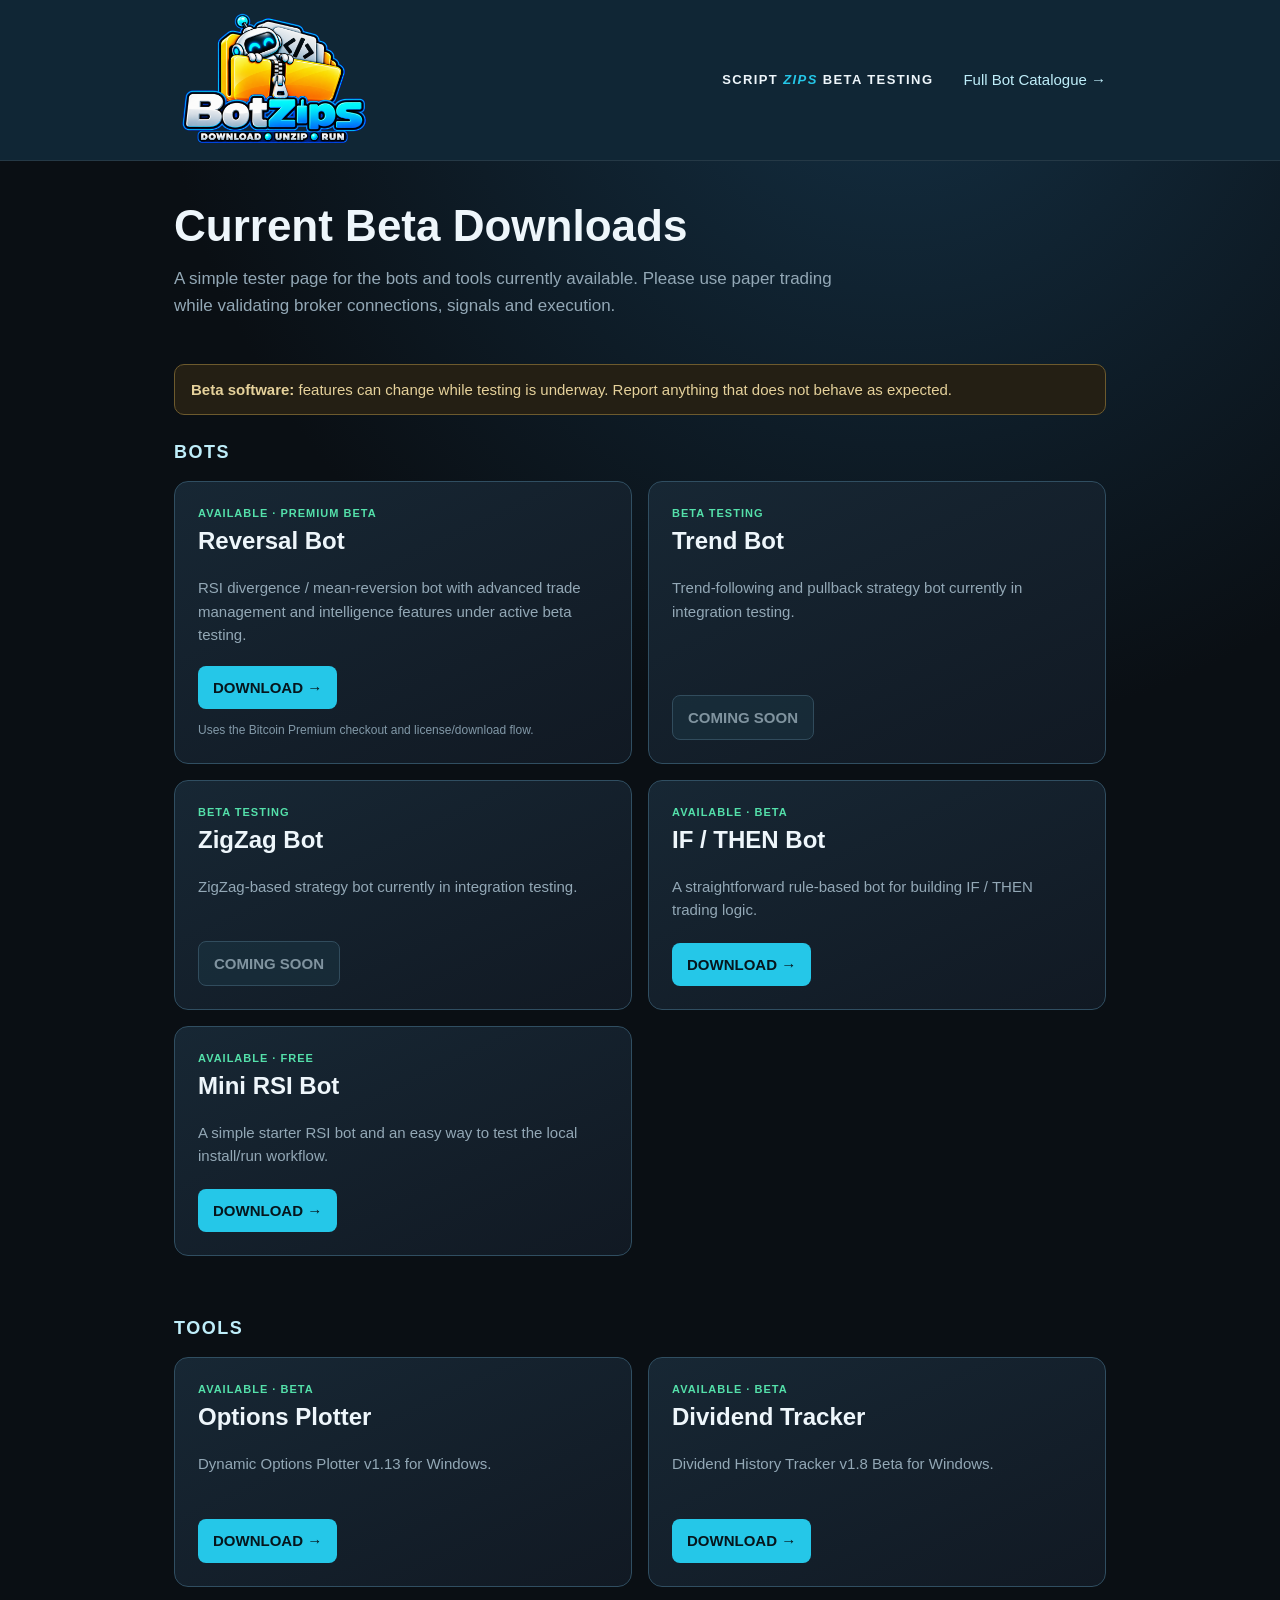
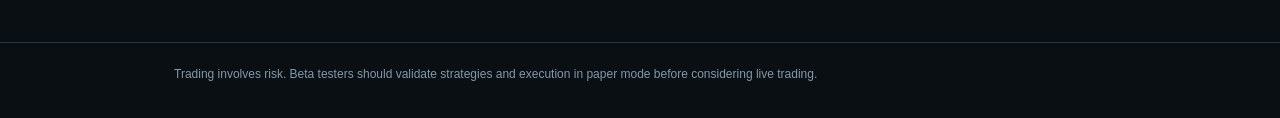
<file: beta.html>
<!doctype html>
<html lang="en">
<head>
<meta charset="utf-8">
<meta name="viewport" content="width=device-width,initial-scale=1">
<title>Beta Testing Downloads | ScriptZips</title>
<style>
:root{--bg:#0a0f14;--panel:#111923;--line:#304e61;--text:#eef6fb;--muted:#93a8b6;--cyan:#25c7e8;--green:#54e0aa}
*{box-sizing:border-box}body{margin:0;background:radial-gradient(circle at 70% 0,#143044 0,#0a0f14 38%);color:var(--text);font:15px/1.55 Segoe UI,Arial,sans-serif}
.wrap{max-width:980px;margin:auto;padding:0 24px}
.site-header{width:100%;background:#102635;border-bottom:1px solid #ffffff16}
.nav{min-height:120px;display:flex;align-items:center;justify-content:space-between;gap:28px;padding-top:10px;padding-bottom:10px}
.site-logo{width:200px;height:140px;object-fit:contain;display:block}
.nav-right{display:flex;align-items:center;gap:30px}
.beta-label{color:var(--text);font-size:13px;font-weight:900;letter-spacing:1.4px;white-space:nowrap}.beta-label i{font-style:italic;color:var(--cyan)}
.nav a{color:#bfeefa;text-decoration:none;white-space:nowrap}
.hero{padding:42px 0 28px}h1{font-size:44px;line-height:1.05;margin:0 0 14px}.hero p{color:var(--muted);max-width:700px;font-size:17px}
.notice{border:1px solid #6d5a2d;background:#241f14;border-radius:10px;padding:13px 16px;color:#e5d19b;margin:0 0 24px}
.grid{display:grid;grid-template-columns:repeat(2,minmax(0,1fr));gap:16px;padding-bottom:55px}.card{border:1px solid var(--line);background:linear-gradient(155deg,#172734,#111923);border-radius:14px;padding:23px;display:flex;flex-direction:column;min-height:230px}
.card h2{margin:0 0 5px;font-size:24px}.status{color:var(--green);font-size:11px;font-weight:900;letter-spacing:1px}.card p{color:var(--muted);margin:12px 0 20px}.actions{margin-top:auto;display:flex;gap:9px;flex-wrap:wrap}
.btn{display:inline-flex;align-items:center;justify-content:center;background:var(--cyan);color:#06161d;text-decoration:none;font-weight:900;border-radius:8px;padding:10px 15px}.btn.secondary{background:#1b3543;color:#d9f3ff;border:1px solid #4a7186}.small{font-size:12px;color:#8299a8;margin-top:12px}
footer{border-top:1px solid #263746;padding:22px 0 35px;color:#8299a8;font-size:12px}
@media(max-width:680px){.nav{min-height:auto;align-items:flex-start;flex-direction:column;padding-top:12px;padding-bottom:16px;gap:8px}.site-logo{width:140px;height:100px}.nav-right{width:100%;justify-content:space-between;gap:12px;flex-wrap:wrap}.beta-label{font-size:11px}.grid{grid-template-columns:1fr}h1{font-size:36px}.hero{padding-top:34px}}
</style>
</head>
<body>
<header class="site-header"><div class="wrap nav"><img src="assets/logo.png" alt="ScriptZips" class="site-logo"><div class="nav-right"><span class="beta-label">SCRIPT <i>ZIPS</i> BETA TESTING</span><a href="bots.html">Full Bot Catalogue →</a></div></div></header>
<main class="wrap">
<section class="hero"><h1>Current Beta Downloads</h1><p>A simple tester page for the bots and tools currently available. Please use paper trading while validating broker connections, signals and execution.</p></section>
<div class="notice"><strong>Beta software:</strong> features can change while testing is underway. Report anything that does not behave as expected.</div>
<h2 style="margin:10px 0 14px;font-size:18px;letter-spacing:1.5px;color:#bfeefa">BOTS</h2>
<section class="grid">
<article class="card"><div class="status">AVAILABLE · PREMIUM BETA</div><h2>Reversal Bot</h2><p>RSI divergence / mean-reversion bot with advanced trade management and intelligence features under active beta testing.</p><div class="actions"><a class="btn" href="basic.html?v=1.6.1#premium">DOWNLOAD →</a></div><div class="small">Uses the Bitcoin Premium checkout and license/download flow.</div></article>
<article class="card"><div class="status">BETA TESTING</div><h2>Trend Bot</h2><p>Trend-following and pullback strategy bot currently in integration testing.</p><div class="actions"><span class="btn secondary" style="opacity:.55;cursor:not-allowed">COMING SOON</span></div></article>
<article class="card"><div class="status">BETA TESTING</div><h2>ZigZag Bot</h2><p>ZigZag-based strategy bot currently in integration testing.</p><div class="actions"><span class="btn secondary" style="opacity:.55;cursor:not-allowed">COMING SOON</span></div></article>
<article class="card"><div class="status">AVAILABLE · BETA</div><h2>IF / THEN Bot</h2><p>A straightforward rule-based bot for building IF / THEN trading logic.</p><div class="actions"><a class="btn" href="https://falling-sky-7997.algobotbuilder.workers.dev/if-then/download">DOWNLOAD →</a></div></article>
<article class="card"><div class="status">AVAILABLE · FREE</div><h2>Mini RSI Bot</h2><p>A simple starter RSI bot and an easy way to test the local install/run workflow.</p><div class="actions"><a class="btn" href="https://falling-sky-7997.algobotbuilder.workers.dev/mini-rsi/download">DOWNLOAD →</a></div></article>
</section>
<h2 style="margin:4px 0 14px;font-size:18px;letter-spacing:1.5px;color:#bfeefa">TOOLS</h2>
<section class="grid">
<article class="card"><div class="status">AVAILABLE · BETA</div><h2>Options Plotter</h2><p>Dynamic Options Plotter v1.13 for Windows.</p><div class="actions"><a class="btn" href="https://github.com/MarkB2026/freetradingbots/releases/download/Dynamic_Options_Plotter_v1.13/Dynamic_Options_Plotter_Setup_v1_13.exe">DOWNLOAD →</a></div></article>
<article class="card"><div class="status">AVAILABLE · BETA</div><h2>Dividend Tracker</h2><p>Dividend History Tracker v1.8 Beta for Windows.</p><div class="actions"><a class="btn" href="https://github.com/MarkB2026/freetradingbots/releases/download/dividend-history-tracker-v1.8-beta/Dividend_History_Tracker_Setup_v1_8_Beta.exe">DOWNLOAD →</a></div></article>
</section>
</main>
<footer><div class="wrap">Trading involves risk. Beta testers should validate strategies and execution in paper mode before considering live trading.</div></footer>
</body></html>
</file>
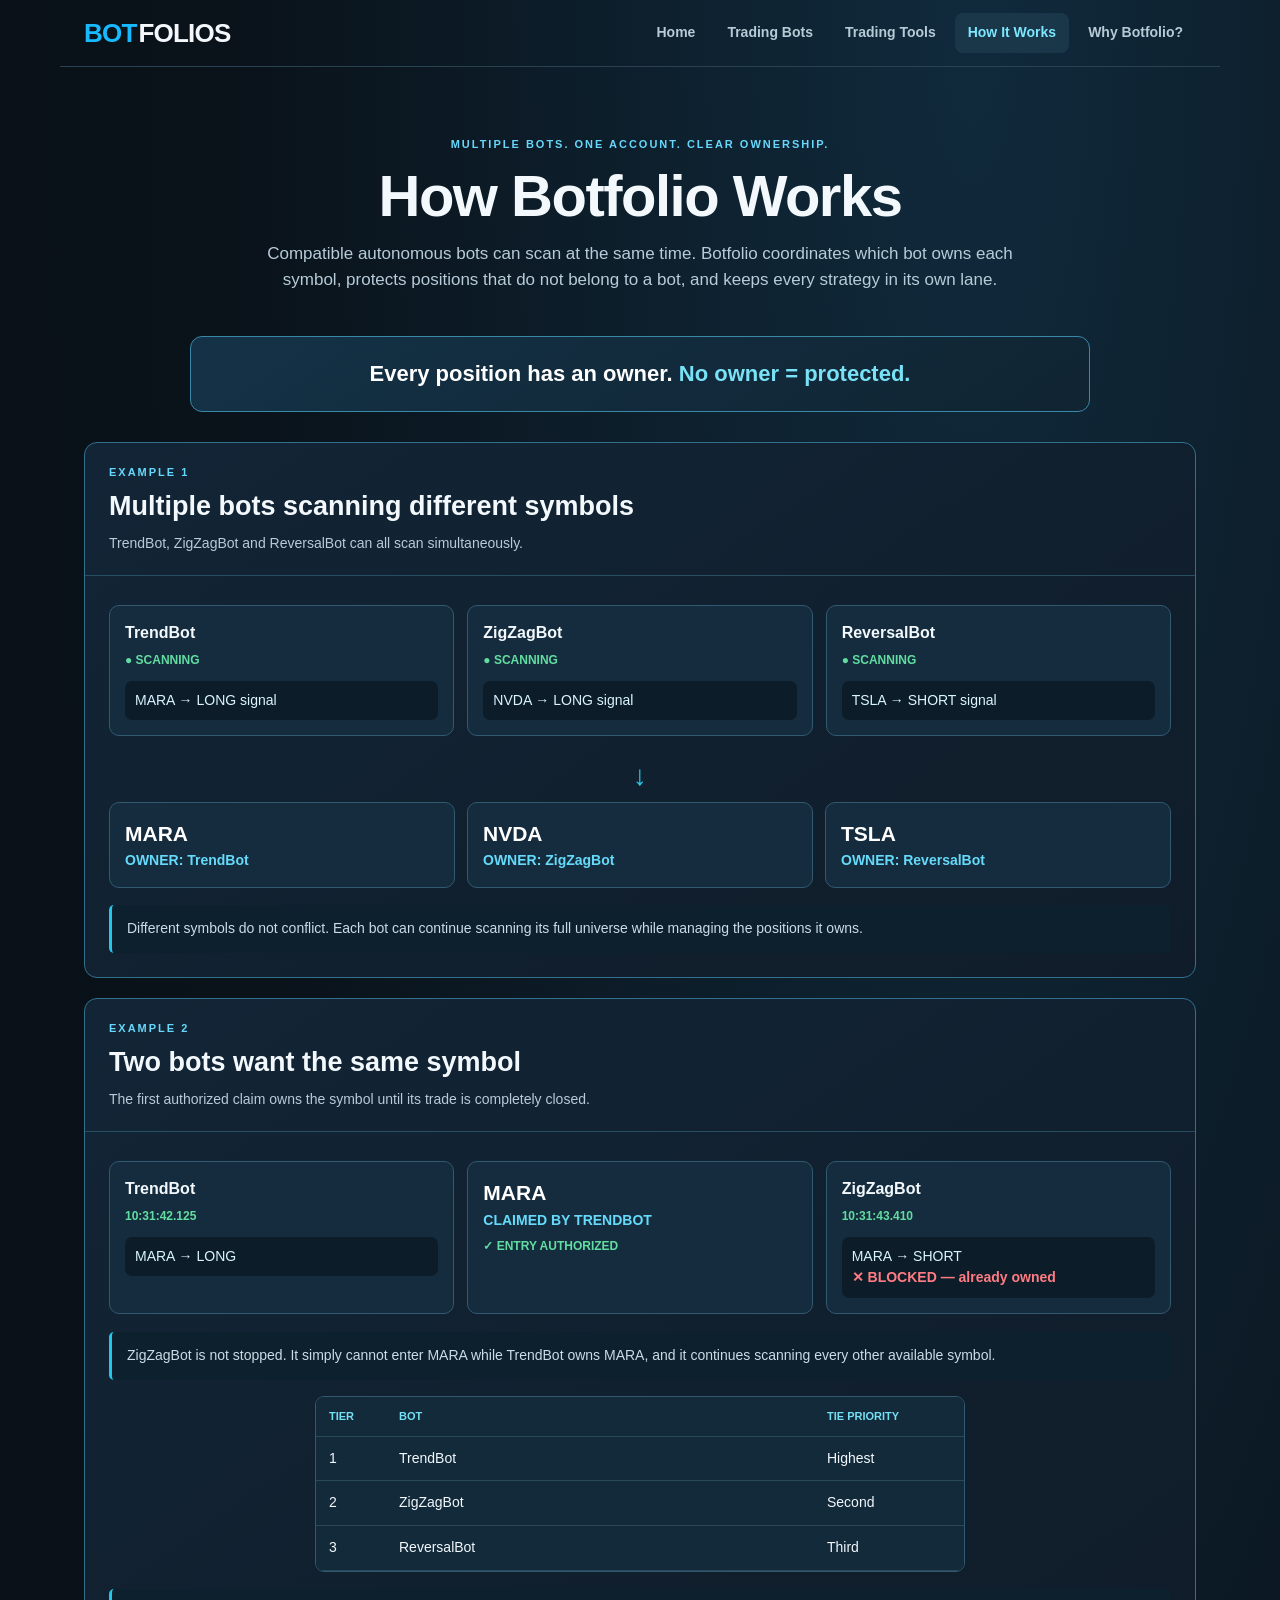
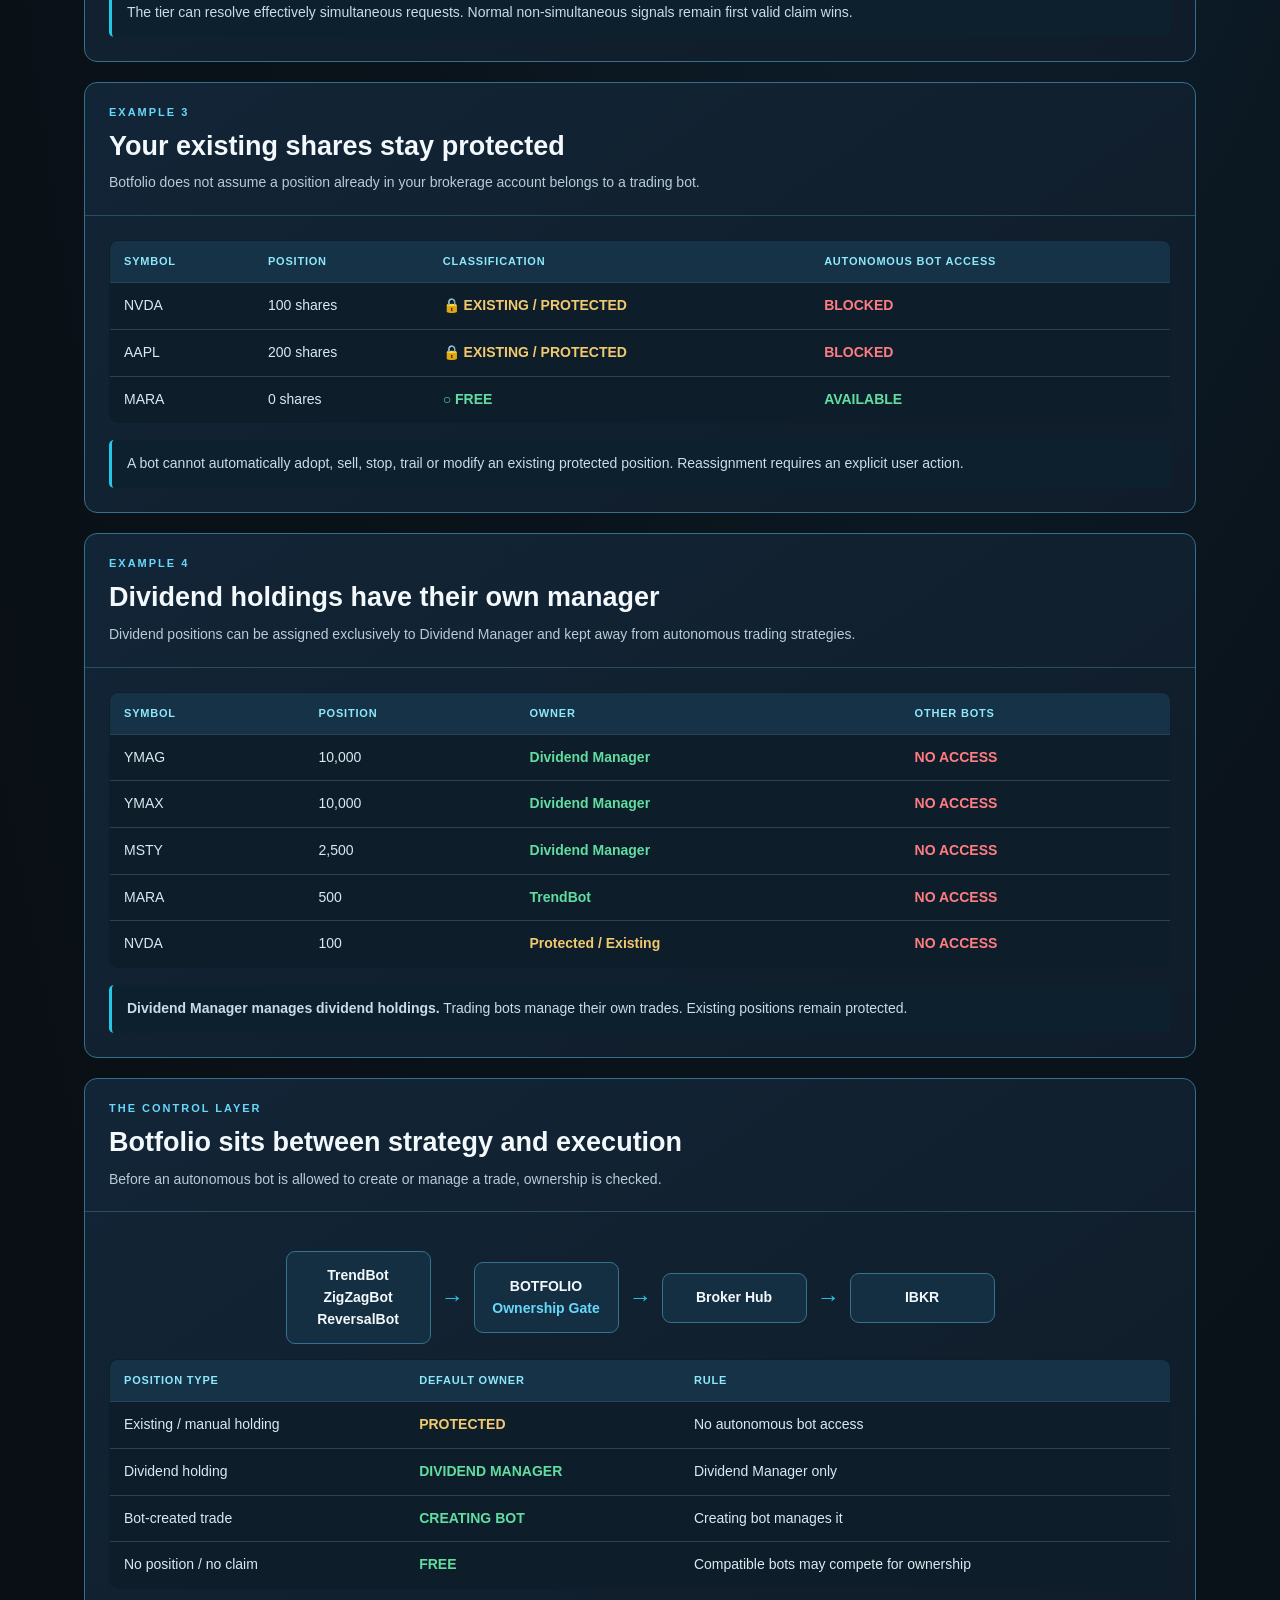
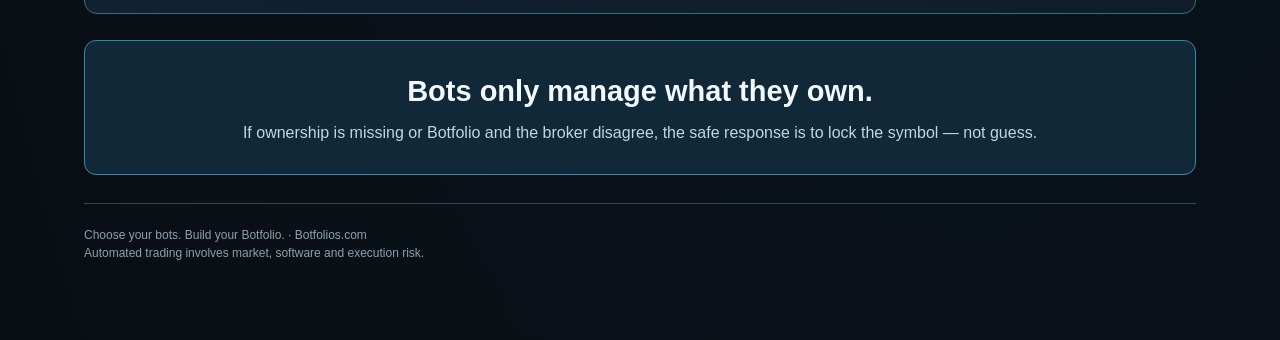
<file: howitworks.html>
<!doctype html>
<html lang="en">
<head>
<meta charset="utf-8">
<meta name="viewport" content="width=device-width,initial-scale=1">
<title>How Botfolio Works | Botfolios.com</title>
<meta name="description" content="See how Botfolio coordinates multiple trading bots, protects existing positions, assigns symbol ownership, and keeps dividend holdings separated.">
<style>
:root{
  --bg:#09131b;--panel:#102536;--panel2:#132d3f;--line:#32708d;
  --text:#f2f8fc;--muted:#b7cbd8;--cyan:#25c7e8;--cyan2:#66dafa;
  --green:#62dda1;--red:#ff7c83;--gold:#f1c96e;--blue:#6dbdf5;
}
*{box-sizing:border-box}
body{
  margin:0;color:var(--text);
  font:14px/1.55 "Segoe UI",Arial,sans-serif;
  background:radial-gradient(ellipse at 76% 0,#102a3c 0,#0a131b 52%,#090e13 100%);
}
.site-nav{
  display:flex;align-items:center;justify-content:space-between;gap:20px;
  max-width:1160px;margin:auto;padding:13px 24px;border-bottom:1px solid #294251;
}
.site-brand{display:inline-flex;align-items:baseline;text-decoration:none;font-size:26px;font-weight:900;letter-spacing:-.8px}
.logo-bot{color:#19b9ff}.logo-folios{color:#f5f8fb;margin-left:2px}
.site-links{display:flex;gap:6px;flex-wrap:wrap}
.site-links a{padding:9px 13px;border-radius:8px;color:#b7cbd7;text-decoration:none;font-weight:600}
.site-links a:hover,.site-links a[aria-current=page]{background:#193748;color:#7ce7ff}
.shell{max-width:1160px;margin:auto;padding:34px 24px 55px}
.hero{text-align:center;padding:35px 18px 42px}
.eyebrow,.section-tag{font-size:11px;letter-spacing:2px;font-weight:900;color:#67d8fc}
.hero h1{font-size:clamp(34px,5vw,58px);line-height:1.08;margin:12px 0 13px;letter-spacing:-1.5px}
.hero p{max-width:760px;margin:auto;color:var(--muted);font-size:17px}
.rule{
  margin:0 auto 30px;max-width:900px;padding:20px 24px;text-align:center;
  border:1px solid #3a88a8;border-radius:12px;background:linear-gradient(145deg,#143247,#102432);
}
.rule strong{font-size:22px;color:#fff}.rule span{color:#79e2f7}
.example{border:1px solid var(--line);border-radius:13px;background:linear-gradient(145deg,#122536,#101c29);margin:0 0 20px;overflow:hidden}
.example-head{padding:21px 24px;border-bottom:1px solid #284e62}
.example-head h2{margin:5px 0 5px;font-size:27px}.example-head p{margin:0;color:var(--muted)}
.example-body{padding:24px}
.flow{display:grid;grid-template-columns:repeat(3,1fr);gap:13px;margin:5px 0 18px}
.bot,.position,.owner-card{border:1px solid #315a70;background:#142c3d;border-radius:10px;padding:15px}
.bot strong,.position strong{display:block;font-size:16px}.status{font-size:12px;font-weight:800;color:var(--green);margin-top:5px}
.signal{margin-top:11px;padding:9px 10px;background:#0c1d29;border-radius:7px;color:#d9f5ff}
.arrow{text-align:center;color:var(--cyan);font-size:28px;font-weight:900;margin:4px}
.ownership{display:grid;grid-template-columns:repeat(3,1fr);gap:12px}
.owner-card .symbol{font-size:21px;font-weight:900;color:#fff}.owner-card .owner{color:var(--cyan2);font-weight:800}.owner-card .free{color:var(--green)}
.table-wrap{overflow:auto}
table{width:100%;border-collapse:collapse;min-width:650px;background:#0d1d29;border:1px solid #294f63;border-radius:9px;overflow:hidden}
th,td{padding:12px 14px;border-bottom:1px solid #294354;text-align:left}
th{background:#163246;color:#8ee7fa;font-size:11px;letter-spacing:.8px}
td{color:#dce9f1}.protected{color:var(--gold);font-weight:800}.owned{color:var(--green);font-weight:800}.blocked{color:var(--red);font-weight:800}
.callout{margin-top:17px;padding:13px 15px;border-left:3px solid var(--cyan);background:#0d202d;border-radius:5px;color:#c9dce7}
.priority{display:grid;grid-template-columns:70px 1fr 150px;max-width:650px;margin:16px auto 0;border:1px solid #315a70;border-radius:9px;overflow:hidden}
.priority div{padding:11px 13px;border-bottom:1px solid #29495a;background:#122a3a}.priority .head{color:#75dff5;font-size:11px;font-weight:900}
.arch{display:flex;align-items:center;justify-content:center;gap:10px;flex-wrap:wrap;margin:15px 0}
.arch-box{min-width:145px;text-align:center;padding:13px;border:1px solid #36728d;background:#142f41;border-radius:9px;font-weight:800}
.arch-arrow{color:var(--cyan);font-size:23px}
.bottom-rule{text-align:center;padding:28px;border:1px solid #3a88a8;border-radius:12px;background:#102838;margin-top:26px}
.bottom-rule h2{margin:0 0 7px;font-size:29px}.bottom-rule p{margin:0;color:#c2d6e2;font-size:16px}
footer{margin-top:28px;border-top:1px solid #304a5b;padding:22px 0;color:#8da0ae;font-size:12px}
@media(max-width:760px){.flow,.ownership{grid-template-columns:1fr}.priority{grid-template-columns:55px 1fr 105px}.site-nav{align-items:flex-start;flex-direction:column}.shell{padding:24px 15px}.example-body{padding:17px}}
</style>
</head>
<body>
<nav class="site-nav" aria-label="Main navigation">
  <a class="site-brand" href="index.html"><span class="logo-bot">BOT</span><span class="logo-folios">FOLIOS</span></a>
  <div class="site-links">
    <a href="index.html">Home</a>
    <a href="bots.html">Trading Bots</a>
    <a href="tools.html">Trading Tools</a>
    <a href="howitworks.html" aria-current="page">How It Works</a>
    <a href="about.html">Why Botfolio?</a>
  </div>
</nav>

<main class="shell">
<section class="hero">
  <div class="eyebrow">MULTIPLE BOTS. ONE ACCOUNT. CLEAR OWNERSHIP.</div>
  <h1>How Botfolio Works</h1>
  <p>Compatible autonomous bots can scan at the same time. Botfolio coordinates which bot owns each symbol, protects positions that do not belong to a bot, and keeps every strategy in its own lane.</p>
</section>

<div class="rule"><strong>Every position has an owner. <span>No owner = protected.</span></strong></div>

<section class="example">
 <div class="example-head"><div class="section-tag">EXAMPLE 1</div><h2>Multiple bots scanning different symbols</h2><p>TrendBot, ZigZagBot and ReversalBot can all scan simultaneously.</p></div>
 <div class="example-body">
  <div class="flow">
   <div class="bot"><strong>TrendBot</strong><div class="status">● SCANNING</div><div class="signal">MARA → LONG signal</div></div>
   <div class="bot"><strong>ZigZagBot</strong><div class="status">● SCANNING</div><div class="signal">NVDA → LONG signal</div></div>
   <div class="bot"><strong>ReversalBot</strong><div class="status">● SCANNING</div><div class="signal">TSLA → SHORT signal</div></div>
  </div>
  <div class="arrow">↓</div>
  <div class="ownership">
   <div class="owner-card"><div class="symbol">MARA</div><div class="owner">OWNER: TrendBot</div></div>
   <div class="owner-card"><div class="symbol">NVDA</div><div class="owner">OWNER: ZigZagBot</div></div>
   <div class="owner-card"><div class="symbol">TSLA</div><div class="owner">OWNER: ReversalBot</div></div>
  </div>
  <div class="callout">Different symbols do not conflict. Each bot can continue scanning its full universe while managing the positions it owns.</div>
 </div>
</section>

<section class="example">
 <div class="example-head"><div class="section-tag">EXAMPLE 2</div><h2>Two bots want the same symbol</h2><p>The first authorized claim owns the symbol until its trade is completely closed.</p></div>
 <div class="example-body">
  <div class="flow">
   <div class="bot"><strong>TrendBot</strong><div class="status">10:31:42.125</div><div class="signal">MARA → LONG</div></div>
   <div class="owner-card"><div class="symbol">MARA</div><div class="owner">CLAIMED BY TRENDBOT</div><div class="status">✓ ENTRY AUTHORIZED</div></div>
   <div class="bot"><strong>ZigZagBot</strong><div class="status">10:31:43.410</div><div class="signal">MARA → SHORT<br><span class="blocked">✕ BLOCKED — already owned</span></div></div>
  </div>
  <div class="callout">ZigZagBot is not stopped. It simply cannot enter MARA while TrendBot owns MARA, and it continues scanning every other available symbol.</div>
  <div class="priority">
   <div class="head">TIER</div><div class="head">BOT</div><div class="head">TIE PRIORITY</div>
   <div>1</div><div>TrendBot</div><div>Highest</div>
   <div>2</div><div>ZigZagBot</div><div>Second</div>
   <div>3</div><div>ReversalBot</div><div>Third</div>
  </div>
  <div class="callout">The tier can resolve effectively simultaneous requests. Normal non-simultaneous signals remain first valid claim wins.</div>
 </div>
</section>

<section class="example">
 <div class="example-head"><div class="section-tag">EXAMPLE 3</div><h2>Your existing shares stay protected</h2><p>Botfolio does not assume a position already in your brokerage account belongs to a trading bot.</p></div>
 <div class="example-body">
  <div class="table-wrap"><table>
   <thead><tr><th>SYMBOL</th><th>POSITION</th><th>CLASSIFICATION</th><th>AUTONOMOUS BOT ACCESS</th></tr></thead>
   <tbody>
    <tr><td>NVDA</td><td>100 shares</td><td class="protected">🔒 EXISTING / PROTECTED</td><td class="blocked">BLOCKED</td></tr>
    <tr><td>AAPL</td><td>200 shares</td><td class="protected">🔒 EXISTING / PROTECTED</td><td class="blocked">BLOCKED</td></tr>
    <tr><td>MARA</td><td>0 shares</td><td class="owned">○ FREE</td><td class="owned">AVAILABLE</td></tr>
   </tbody>
  </table></div>
  <div class="callout">A bot cannot automatically adopt, sell, stop, trail or modify an existing protected position. Reassignment requires an explicit user action.</div>
 </div>
</section>

<section class="example">
 <div class="example-head"><div class="section-tag">EXAMPLE 4</div><h2>Dividend holdings have their own manager</h2><p>Dividend positions can be assigned exclusively to Dividend Manager and kept away from autonomous trading strategies.</p></div>
 <div class="example-body">
  <div class="table-wrap"><table>
   <thead><tr><th>SYMBOL</th><th>POSITION</th><th>OWNER</th><th>OTHER BOTS</th></tr></thead>
   <tbody>
    <tr><td>YMAG</td><td>10,000</td><td class="owned">Dividend Manager</td><td class="blocked">NO ACCESS</td></tr>
    <tr><td>YMAX</td><td>10,000</td><td class="owned">Dividend Manager</td><td class="blocked">NO ACCESS</td></tr>
    <tr><td>MSTY</td><td>2,500</td><td class="owned">Dividend Manager</td><td class="blocked">NO ACCESS</td></tr>
    <tr><td>MARA</td><td>500</td><td class="owned">TrendBot</td><td class="blocked">NO ACCESS</td></tr>
    <tr><td>NVDA</td><td>100</td><td class="protected">Protected / Existing</td><td class="blocked">NO ACCESS</td></tr>
   </tbody>
  </table></div>
  <div class="callout"><strong>Dividend Manager manages dividend holdings.</strong> Trading bots manage their own trades. Existing positions remain protected.</div>
 </div>
</section>

<section class="example">
 <div class="example-head"><div class="section-tag">THE CONTROL LAYER</div><h2>Botfolio sits between strategy and execution</h2><p>Before an autonomous bot is allowed to create or manage a trade, ownership is checked.</p></div>
 <div class="example-body">
  <div class="arch">
   <div class="arch-box">TrendBot<br>ZigZagBot<br>ReversalBot</div><div class="arch-arrow">→</div>
   <div class="arch-box">BOTFOLIO<br><span style="color:#67d8fc">Ownership Gate</span></div><div class="arch-arrow">→</div>
   <div class="arch-box">Broker Hub</div><div class="arch-arrow">→</div>
   <div class="arch-box">IBKR</div>
  </div>
  <div class="table-wrap"><table>
   <thead><tr><th>POSITION TYPE</th><th>DEFAULT OWNER</th><th>RULE</th></tr></thead>
   <tbody>
    <tr><td>Existing / manual holding</td><td class="protected">PROTECTED</td><td>No autonomous bot access</td></tr>
    <tr><td>Dividend holding</td><td class="owned">DIVIDEND MANAGER</td><td>Dividend Manager only</td></tr>
    <tr><td>Bot-created trade</td><td class="owned">CREATING BOT</td><td>Creating bot manages it</td></tr>
    <tr><td>No position / no claim</td><td class="owned">FREE</td><td>Compatible bots may compete for ownership</td></tr>
   </tbody>
  </table></div>
 </div>
</section>

<div class="bottom-rule">
 <h2>Bots only manage what they own.</h2>
 <p>If ownership is missing or Botfolio and the broker disagree, the safe response is to lock the symbol — not guess.</p>
</div>

<footer>Choose your bots. Build your Botfolio. · Botfolios.com<br>Automated trading involves market, software and execution risk.</footer>
</main>
</body>
</html>
</file>
